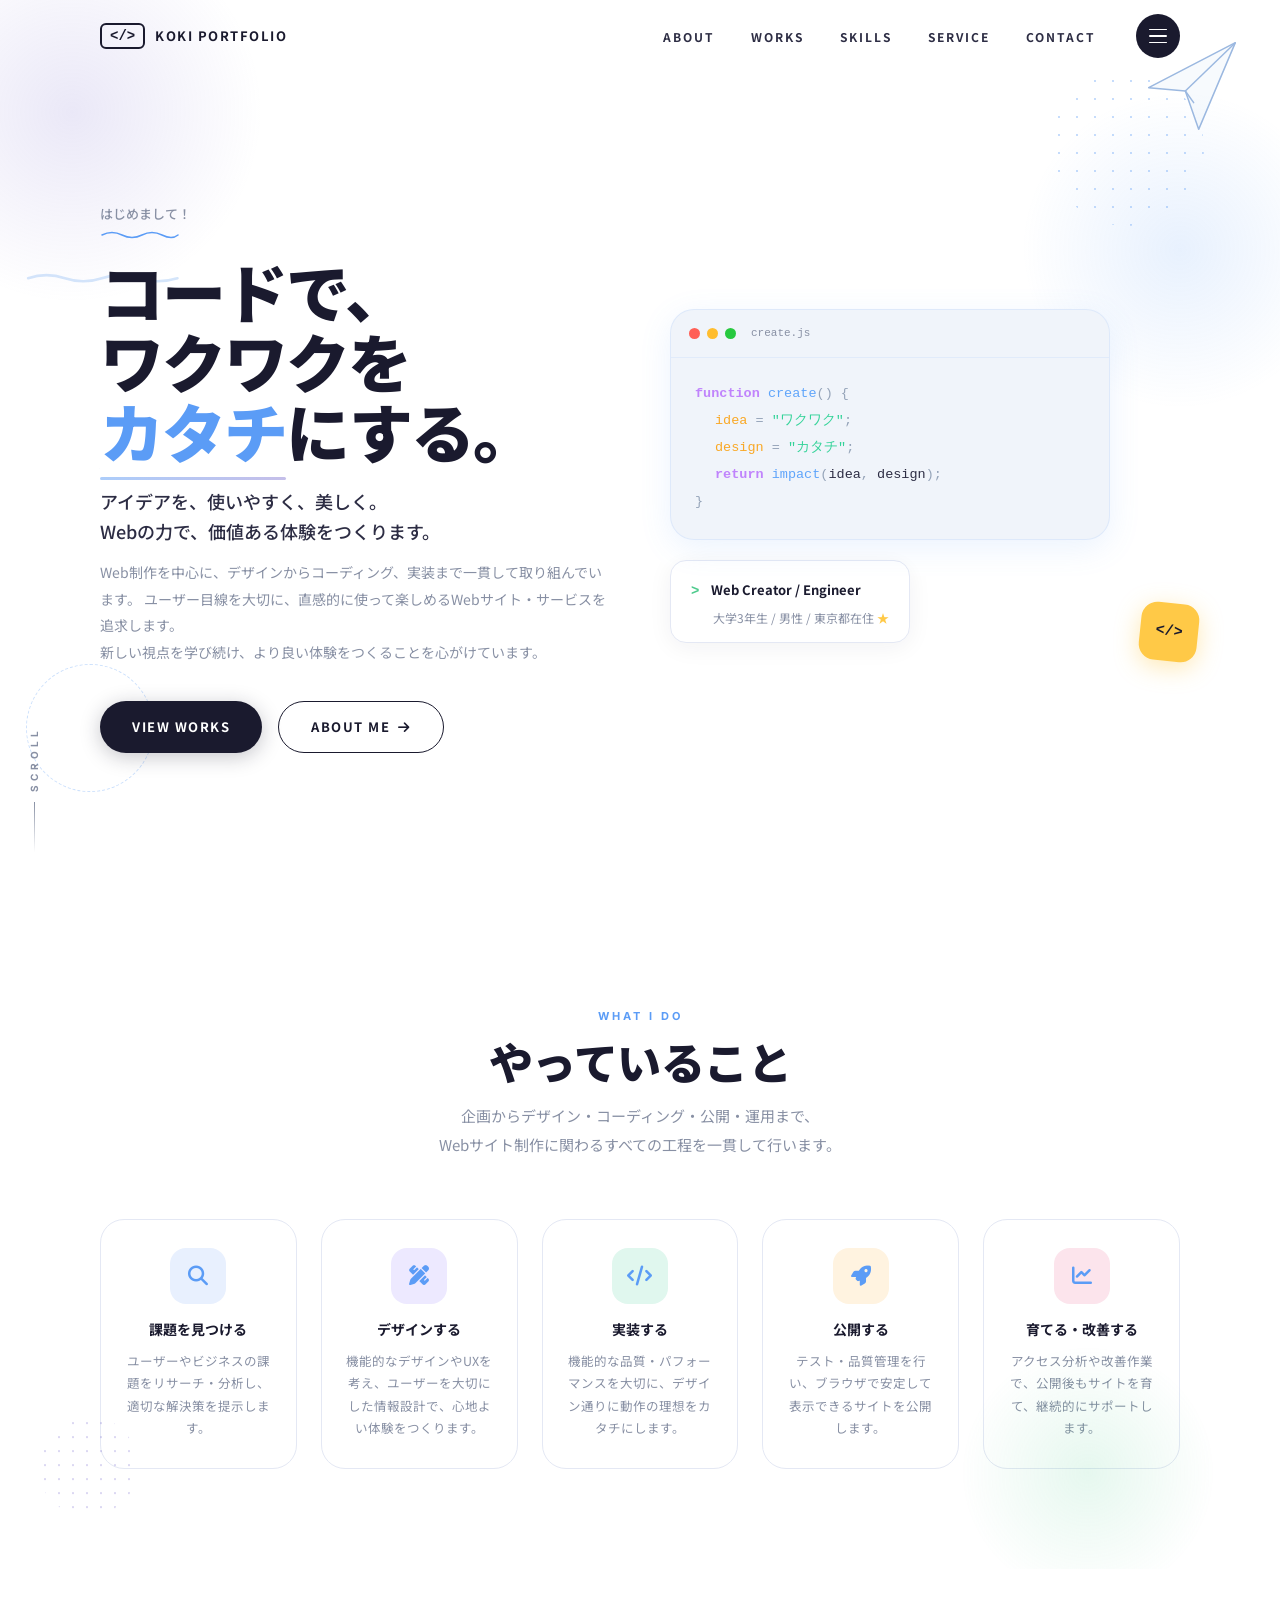
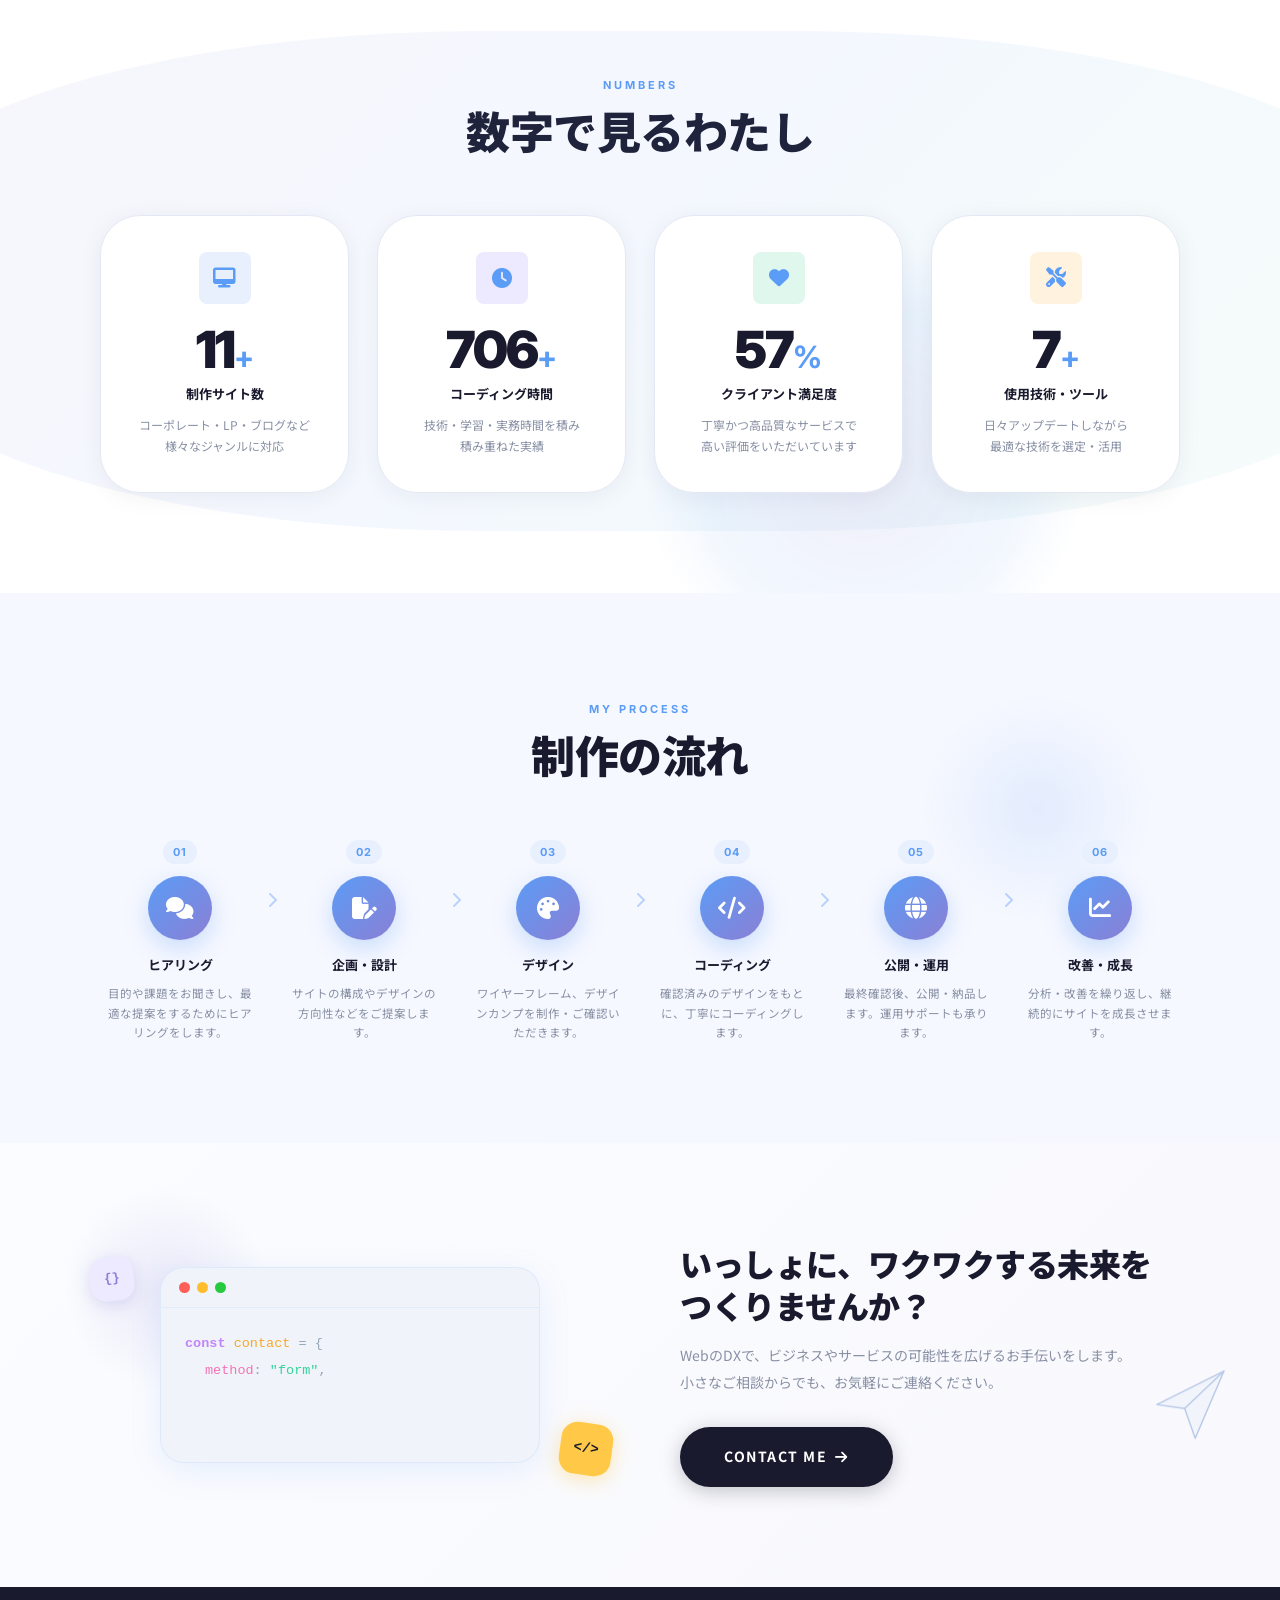
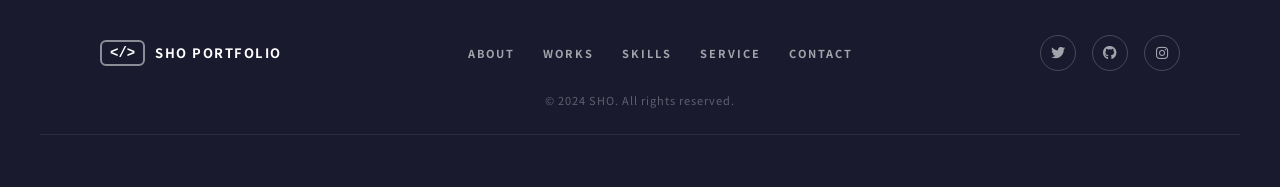
<file: portfoliov3/index.html>
<!DOCTYPE html>
<html lang="ja">
<head>
  <meta charset="UTF-8">
  <meta name="viewport" content="width=device-width, initial-scale=1.0">
  <title>KOKI PORTFOLIO | Web Designer & Engineer</title>
  <meta name="description" content="アイデアをカタチにするWeb Designer & Engineer KOKIのポートフォリオサイト。">
  <link rel="preconnect" href="https://fonts.googleapis.com">
  <link rel="preconnect" href="https://fonts.gstatic.com" crossorigin>
  <link href="https://fonts.googleapis.com/css2?family=Noto+Sans+JP:wght@300;400;500;700;900&family=Inter:wght@300;400;500;600;700;900&display=swap" rel="stylesheet">
  <link rel="stylesheet" href="https://cdnjs.cloudflare.com/ajax/libs/font-awesome/6.5.1/css/all.min.css">
  <link rel="stylesheet" href="css/style.css">
</head>
<body class="page-top">

  <!-- ============================
       HEADER
  ============================= -->
  <header class="header" id="header">
    <div class="container header-inner">
      <a href="index.html" class="logo">
        <span class="logo-bracket">&lt;/&gt;</span>
        <span class="logo-text">KOKI PORTFOLIO</span>
      </a>
      <nav class="gnav" id="gnav">
        <ul class="gnav-list">
          <li><a href="about.html" class="gnav-link">ABOUT</a></li>
          <li><a href="works.html" class="gnav-link">WORKS</a></li>
          <li><a href="skills.html" class="gnav-link">SKILLS</a></li>
          <li><a href="service.html" class="gnav-link">SERVICE</a></li>
          <li><a href="#contact" class="gnav-link">CONTACT</a></li>
        </ul>
      </nav>
      <button class="menu-toggle" id="menuToggle" aria-label="メニューを開く" aria-expanded="false">
        <span class="menu-toggle-icon">
          <span class="bar"></span>
          <span class="bar"></span>
          <span class="bar"></span>
        </span>
      </button>
    </div>
  </header>

  <!-- ============================
       FULLSCREEN MENU
  ============================= -->
  <div class="fullscreen-nav" id="fullscreenNav" aria-hidden="true">
    <div class="fullscreen-nav-bg"></div>
    <div class="fullscreen-nav-inner">
      <nav class="fullscreen-menu-nav">
        <ul>
          <li class="fn-item" style="--i:1"><a href="index.html" class="fn-link"><span class="fn-num">00.</span>TOP</a></li>
          <li class="fn-item" style="--i:2"><a href="about.html" class="fn-link"><span class="fn-num">01.</span>ABOUT</a></li>
          <li class="fn-item" style="--i:3"><a href="works.html" class="fn-link"><span class="fn-num">02.</span>WORKS</a></li>
          <li class="fn-item" style="--i:4"><a href="skills.html" class="fn-link"><span class="fn-num">03.</span>SKILLS</a></li>
          <li class="fn-item" style="--i:5"><a href="service.html" class="fn-link"><span class="fn-num">04.</span>SERVICE</a></li>
          <li class="fn-item" style="--i:6"><a href="#contact" class="fn-link"><span class="fn-num">05.</span>CONTACT</a></li>
        </ul>
      </nav>
      <div class="fullscreen-nav-footer">
        <div class="fn-social">
          <a href="#" class="fn-social-link" aria-label="Twitter"><i class="fab fa-twitter"></i></a>
          <a href="#" class="fn-social-link" aria-label="GitHub"><i class="fab fa-github"></i></a>
          <a href="#" class="fn-social-link" aria-label="Instagram"><i class="fab fa-instagram"></i></a>
        </div>
        <p class="fn-copy">&copy; 2026 KOKI. All rights reserved.</p>
      </div>
    </div>
  </div>

  <main>
    <!-- ============================
         HERO
    ============================= -->
    <section class="hero" id="top">
      <!-- 装飾要素 -->
      <div class="deco deco-blob-purple" data-parallax="-0.08" aria-hidden="true"></div>
      <div class="deco deco-blob-blue"   data-parallax="0.05"  aria-hidden="true"></div>
      <div class="deco deco-dots"        data-parallax="0.07"  aria-hidden="true"></div>
      <div class="deco deco-circle"      data-parallax="-0.04" aria-hidden="true"></div>
      <div class="deco deco-airplane"    data-parallax="-0.1"  aria-hidden="true">
        <svg viewBox="0 0 120 120" fill="none" xmlns="http://www.w3.org/2000/svg">
          <path d="M8 62 L112 8 L68 112 L52 66 Z" stroke="#9bb8e0" stroke-width="1.8" stroke-linejoin="round" fill="rgba(155,184,224,0.08)"/>
          <path d="M52 66 L112 8" stroke="#9bb8e0" stroke-width="1.8"/>
          <path d="M52 66 L62 80" stroke="#9bb8e0" stroke-width="1.8" stroke-linecap="round"/>
        </svg>
      </div>
      <div class="deco deco-squiggle-1" aria-hidden="true">
        <svg viewBox="0 0 150 16" fill="none"><path d="M2 8 Q20 2 38 8 Q56 14 74 8 Q92 2 110 8 Q128 14 148 8" stroke="#b8d4f8" stroke-width="2.5" fill="none" stroke-linecap="round"/></svg>
      </div>

      <!-- スクロールインジケーター（hero 直下に配置） -->
      <div class="scroll-indicator" aria-hidden="true">
        <span class="scroll-text">SCROLL</span>
        <span class="scroll-line"></span>
      </div>

      <div class="container hero-inner">
        <!-- 左：テキストコンテンツ -->
        <div class="hero-content" data-animate="fade-up">
          <p class="hero-greeting">
            はじめまして！
            <svg class="greeting-squiggle" viewBox="0 0 80 10" fill="none"><path d="M2 6 Q12 1 22 6 Q32 11 42 6 Q52 1 62 6 Q72 11 78 6" stroke="#5b9cf6" stroke-width="1.5" fill="none" stroke-linecap="round"/></svg>
          </p>
          <h1 class="hero-heading">
            コードで、<br>
            ワクワクを<br>
            <em class="hero-heading-accent">カタチ</em>にする。
          </h1>
          <p class="hero-sub">
            アイデアを、使いやすく、美しく。<br>
            Webの力で、価値ある体験をつくります。
          </p>
          <p class="hero-desc">
            Web制作を中心に、デザインからコーディング、実装まで一貫して取り組んでいます。
            ユーザー目線を大切に、直感的に使って楽しめるWebサイト・サービスを追求します。<br>
            新しい視点を学び続け、より良い体験をつくることを心がけています。
          </p>
          <div class="hero-actions">
            <a href="works.html" class="btn btn-primary">VIEW WORKS</a>
            <a href="about.html" class="btn btn-ghost">ABOUT ME <i class="fas fa-arrow-right"></i></a>
          </div>
        </div>

        <!-- 右：コードウィンドウ -->
        <div class="hero-visual" data-animate="fade-up" data-delay="200">
          <div class="code-window float-anim">
            <div class="code-win-bar">
              <span class="win-dot dot-red"></span>
              <span class="win-dot dot-yellow"></span>
              <span class="win-dot dot-green"></span>
              <span class="win-filename">create.js</span>
            </div>
            <div class="code-win-body">
              <div class="code-line"><span class="tk-keyword">function</span> <span class="tk-fn">create</span><span class="tk-punc">() {</span></div>
              <div class="code-line code-indent"><span class="tk-var">idea</span> <span class="tk-op">=</span> <span class="tk-string">"ワクワク"</span><span class="tk-punc">;</span></div>
              <div class="code-line code-indent"><span class="tk-var">design</span> <span class="tk-op">=</span> <span class="tk-string">"カタチ"</span><span class="tk-punc">;</span></div>
              <div class="code-line code-indent"><span class="tk-keyword">return</span> <span class="tk-fn">impact</span><span class="tk-punc">(</span>idea<span class="tk-punc">,</span> design<span class="tk-punc">);</span></div>
              <div class="code-line"><span class="tk-punc">}</span></div>
            </div>
          </div>
          <div class="code-badge float-anim-delay" aria-hidden="true">
            <span>&lt;/&gt;</span>
          </div>
          <div class="hero-badge">
            <span class="badge-prompt">&gt;</span>
            <span class="badge-role">Web Creator / Engineer</span>
            <div class="badge-info">大学3年生 / 男性 / 東京都在住 <span class="badge-star">★</span></div>
          </div>
        </div>
      </div>
    </section>

    <!-- ============================
         WHAT I DO
    ============================= -->
    <section class="what-i-do section">
      <div class="deco deco-blob-green" data-parallax="0.04" aria-hidden="true"></div>
      <div class="deco deco-dots-sm"   data-parallax="0.06" aria-hidden="true"></div>
      <div class="container">
        <div class="section-header" data-animate="fade-up">
          <p class="section-label">What I Do</p>
          <h2 class="section-title">やっていること</h2>
          <p class="section-desc">
            企画からデザイン・コーディング・公開・運用まで、<br>
            Webサイト制作に関わるすべての工程を一貫して行います。
          </p>
        </div>

        <div class="what-grid">
          <div class="what-card" data-animate="fade-up" data-delay="0">
            <div class="what-icon-wrap" style="--icon-clr:#e8f0fe">
              <i class="fas fa-magnifying-glass"></i>
            </div>
            <h3 class="what-title">課題を見つける</h3>
            <p class="what-text">ユーザーやビジネスの課題をリサーチ・分析し、適切な解決策を提示します。</p>
          </div>
          <div class="what-card" data-animate="fade-up" data-delay="80">
            <div class="what-icon-wrap" style="--icon-clr:#ede9ff">
              <i class="fas fa-pen-ruler"></i>
            </div>
            <h3 class="what-title">デザインする</h3>
            <p class="what-text">機能的なデザインやUXを考え、ユーザーを大切にした情報設計で、心地よい体験をつくります。</p>
          </div>
          <div class="what-card" data-animate="fade-up" data-delay="160">
            <div class="what-icon-wrap" style="--icon-clr:#e0f7ee">
              <i class="fas fa-code"></i>
            </div>
            <h3 class="what-title">実装する</h3>
            <p class="what-text">機能的な品質・パフォーマンスを大切に、デザイン通りに動作の理想をカタチにします。</p>
          </div>
          <div class="what-card" data-animate="fade-up" data-delay="240">
            <div class="what-icon-wrap" style="--icon-clr:#fff3e0">
              <i class="fas fa-rocket"></i>
            </div>
            <h3 class="what-title">公開する</h3>
            <p class="what-text">テスト・品質管理を行い、ブラウザで安定して表示できるサイトを公開します。</p>
          </div>
          <div class="what-card" data-animate="fade-up" data-delay="320">
            <div class="what-icon-wrap" style="--icon-clr:#fce4ec">
              <i class="fas fa-chart-line"></i>
            </div>
            <h3 class="what-title">育てる・改善する</h3>
            <p class="what-text">アクセス分析や改善作業で、公開後もサイトを育て、継続的にサポートします。</p>
          </div>
        </div>
      </div>
    </section>

    <!-- ============================
         NUMBERS
    ============================= -->
    <section class="numbers section">
      <div class="deco deco-blob-lavender" data-parallax="-0.03" aria-hidden="true"></div>
      <div class="container">
        <div class="section-header" data-animate="fade-up">
          <p class="section-label">Numbers</p>
          <h2 class="section-title">数字で見るわたし</h2>
        </div>

        <div class="numbers-grid">
          <div class="numbers-card" data-animate="scale-up" data-delay="0">
            <div class="numbers-icon-wrap" style="--icon-clr:#e8f0fe">
              <i class="fas fa-desktop"></i>
            </div>
            <div class="numbers-value">
              <span class="counter" data-target="20">0</span><span class="numbers-unit">+</span>
            </div>
            <div class="numbers-label">制作サイト数</div>
            <p class="numbers-desc">コーポレート・LP・ブログなど<br>様々なジャンルに対応</p>
          </div>
          <div class="numbers-card" data-animate="scale-up" data-delay="100">
            <div class="numbers-icon-wrap" style="--icon-clr:#ede9ff">
              <i class="fas fa-clock"></i>
            </div>
            <div class="numbers-value">
              <span class="counter" data-target="1200">0</span><span class="numbers-unit">+</span>
            </div>
            <div class="numbers-label">コーディング時間</div>
            <p class="numbers-desc">技術・学習・実務時間を積み<br>積み重ねた実績</p>
          </div>
          <div class="numbers-card" data-animate="scale-up" data-delay="200">
            <div class="numbers-icon-wrap" style="--icon-clr:#e0f7ee">
              <i class="fas fa-heart"></i>
            </div>
            <div class="numbers-value">
              <span class="counter" data-target="98">0</span><span class="numbers-unit">%</span>
            </div>
            <div class="numbers-label">クライアント満足度</div>
            <p class="numbers-desc">丁寧かつ高品質なサービスで<br>高い評価をいただいています</p>
          </div>
          <div class="numbers-card" data-animate="scale-up" data-delay="300">
            <div class="numbers-icon-wrap" style="--icon-clr:#fff3e0">
              <i class="fas fa-screwdriver-wrench"></i>
            </div>
            <div class="numbers-value">
              <span class="counter" data-target="12">0</span><span class="numbers-unit">+</span>
            </div>
            <div class="numbers-label">使用技術・ツール</div>
            <p class="numbers-desc">日々アップデートしながら<br>最適な技術を選定・活用</p>
          </div>
        </div>
      </div>
    </section>

    <!-- ============================
         PROCESS
    ============================= -->
    <section class="process section">
      <div class="deco deco-blob-blue-sm" data-parallax="0.05" aria-hidden="true"></div>
      <div class="container">
        <div class="section-header" data-animate="fade-up">
          <p class="section-label">My Process</p>
          <h2 class="section-title">制作の流れ</h2>
        </div>

        <div class="process-track">
          <div class="process-step" data-animate="fade-up" data-delay="0">
            <div class="step-num">01</div>
            <div class="step-icon-wrap">
              <i class="fas fa-comments"></i>
            </div>
            <div class="step-name">ヒアリング</div>
            <p class="step-desc">目的や課題をお聞きし、最適な提案をするためにヒアリングをします。</p>
          </div>
          <div class="process-arrow" aria-hidden="true"><i class="fas fa-chevron-right"></i></div>
          <div class="process-step" data-animate="fade-up" data-delay="80">
            <div class="step-num">02</div>
            <div class="step-icon-wrap">
              <i class="fas fa-file-pen"></i>
            </div>
            <div class="step-name">企画・設計</div>
            <p class="step-desc">サイトの構成やデザインの方向性などをご提案します。</p>
          </div>
          <div class="process-arrow" aria-hidden="true"><i class="fas fa-chevron-right"></i></div>
          <div class="process-step" data-animate="fade-up" data-delay="160">
            <div class="step-num">03</div>
            <div class="step-icon-wrap">
              <i class="fas fa-palette"></i>
            </div>
            <div class="step-name">デザイン</div>
            <p class="step-desc">ワイヤーフレーム、デザインカンプを制作・ご確認いただきます。</p>
          </div>
          <div class="process-arrow" aria-hidden="true"><i class="fas fa-chevron-right"></i></div>
          <div class="process-step" data-animate="fade-up" data-delay="240">
            <div class="step-num">04</div>
            <div class="step-icon-wrap">
              <i class="fas fa-code"></i>
            </div>
            <div class="step-name">コーディング</div>
            <p class="step-desc">確認済みのデザインをもとに、丁寧にコーディングします。</p>
          </div>
          <div class="process-arrow" aria-hidden="true"><i class="fas fa-chevron-right"></i></div>
          <div class="process-step" data-animate="fade-up" data-delay="320">
            <div class="step-num">05</div>
            <div class="step-icon-wrap">
              <i class="fas fa-globe"></i>
            </div>
            <div class="step-name">公開・運用</div>
            <p class="step-desc">最終確認後、公開・納品します。運用サポートも承ります。</p>
          </div>
          <div class="process-arrow" aria-hidden="true"><i class="fas fa-chevron-right"></i></div>
          <div class="process-step" data-animate="fade-up" data-delay="400">
            <div class="step-num">06</div>
            <div class="step-icon-wrap">
              <i class="fas fa-chart-line"></i>
            </div>
            <div class="step-name">改善・成長</div>
            <p class="step-desc">分析・改善を繰り返し、継続的にサイトを成長させます。</p>
          </div>
        </div>
      </div>
    </section>

    <!-- ============================
         CTA
    ============================= -->
    <section class="cta-section section" id="contact">
      <div class="deco deco-blob-purple-sm" data-parallax="-0.06" aria-hidden="true"></div>
      <div class="deco deco-airplane-2"     data-parallax="0.08"  aria-hidden="true">
        <svg viewBox="0 0 80 80" fill="none"><path d="M5 40 L75 5 L45 75 L34 44 Z" stroke="#b8c8e8" stroke-width="1.5" stroke-linejoin="round" fill="rgba(184,200,232,0.1)"/><path d="M34 44 L75 5" stroke="#b8c8e8" stroke-width="1.5"/></svg>
      </div>
      <div class="container cta-inner">
        <div class="cta-visual" data-animate="fade-up">
          <div class="cta-code-window float-anim">
            <div class="code-win-bar">
              <span class="win-dot dot-red"></span>
              <span class="win-dot dot-yellow"></span>
              <span class="win-dot dot-green"></span>
            </div>
            <div class="code-win-body">
              <div class="code-line"><span class="tk-keyword">const</span> <span class="tk-var">contact</span> <span class="tk-op">=</span> <span class="tk-punc">{</span></div>
              <div class="code-line code-indent"><span class="tk-key">method</span><span class="tk-punc">:</span> <span class="tk-string">"form"</span><span class="tk-punc">,</span></div>
              <div class="code-line code-indent"><span class="tk-key">response</span><span class="tk-punc">:</span> <span class="tk-string">"within 1 day"</span></div>
              <div class="code-line"><span class="tk-punc">};</span></div>
            </div>
          </div>
          <div class="cta-badge-1 float-anim-delay" aria-hidden="true"><span>&lt;/&gt;</span></div>
          <div class="cta-badge-2 float-anim" aria-hidden="true" style="animation-delay:1.2s"><span>{}</span></div>
        </div>

        <div class="cta-content" data-animate="fade-up" data-delay="150">
          <h2 class="cta-title">
            いっしょに、ワクワクする未来を<br>つくりませんか？
          </h2>
          <p class="cta-desc">
            WebのDXで、ビジネスやサービスの可能性を広げるお手伝いをします。<br>
            小さなご相談からでも、お気軽にご連絡ください。
          </p>
          <a href="mailto:contact@example.com" class="btn btn-primary btn-lg">
            CONTACT ME <i class="fas fa-arrow-right"></i>
          </a>
        </div>
      </div>
    </section>
  </main>

  <!-- ============================
       FOOTER
  ============================= -->
  <footer class="footer">
    <div class="container footer-inner">
      <a href="index.html" class="logo">
        <span class="logo-bracket">&lt;/&gt;</span>
        <span class="logo-text">SHO PORTFOLIO</span>
      </a>
      <nav class="footer-nav" aria-label="フッターナビゲーション">
        <a href="about.html">ABOUT</a>
        <a href="works.html">WORKS</a>
        <a href="skills.html">SKILLS</a>
        <a href="service.html">SERVICE</a>
        <a href="#contact">CONTACT</a>
      </nav>
      <div class="footer-social">
        <a href="#" aria-label="Twitter"><i class="fab fa-twitter"></i></a>
        <a href="#" aria-label="GitHub"><i class="fab fa-github"></i></a>
        <a href="#" aria-label="Instagram"><i class="fab fa-instagram"></i></a>
      </div>
      <p class="footer-copy">&copy; 2024 SHO. All rights reserved.</p>
    </div>
  </footer>

  <script src="js/main.js"></script>
</body>
</html>
</file>
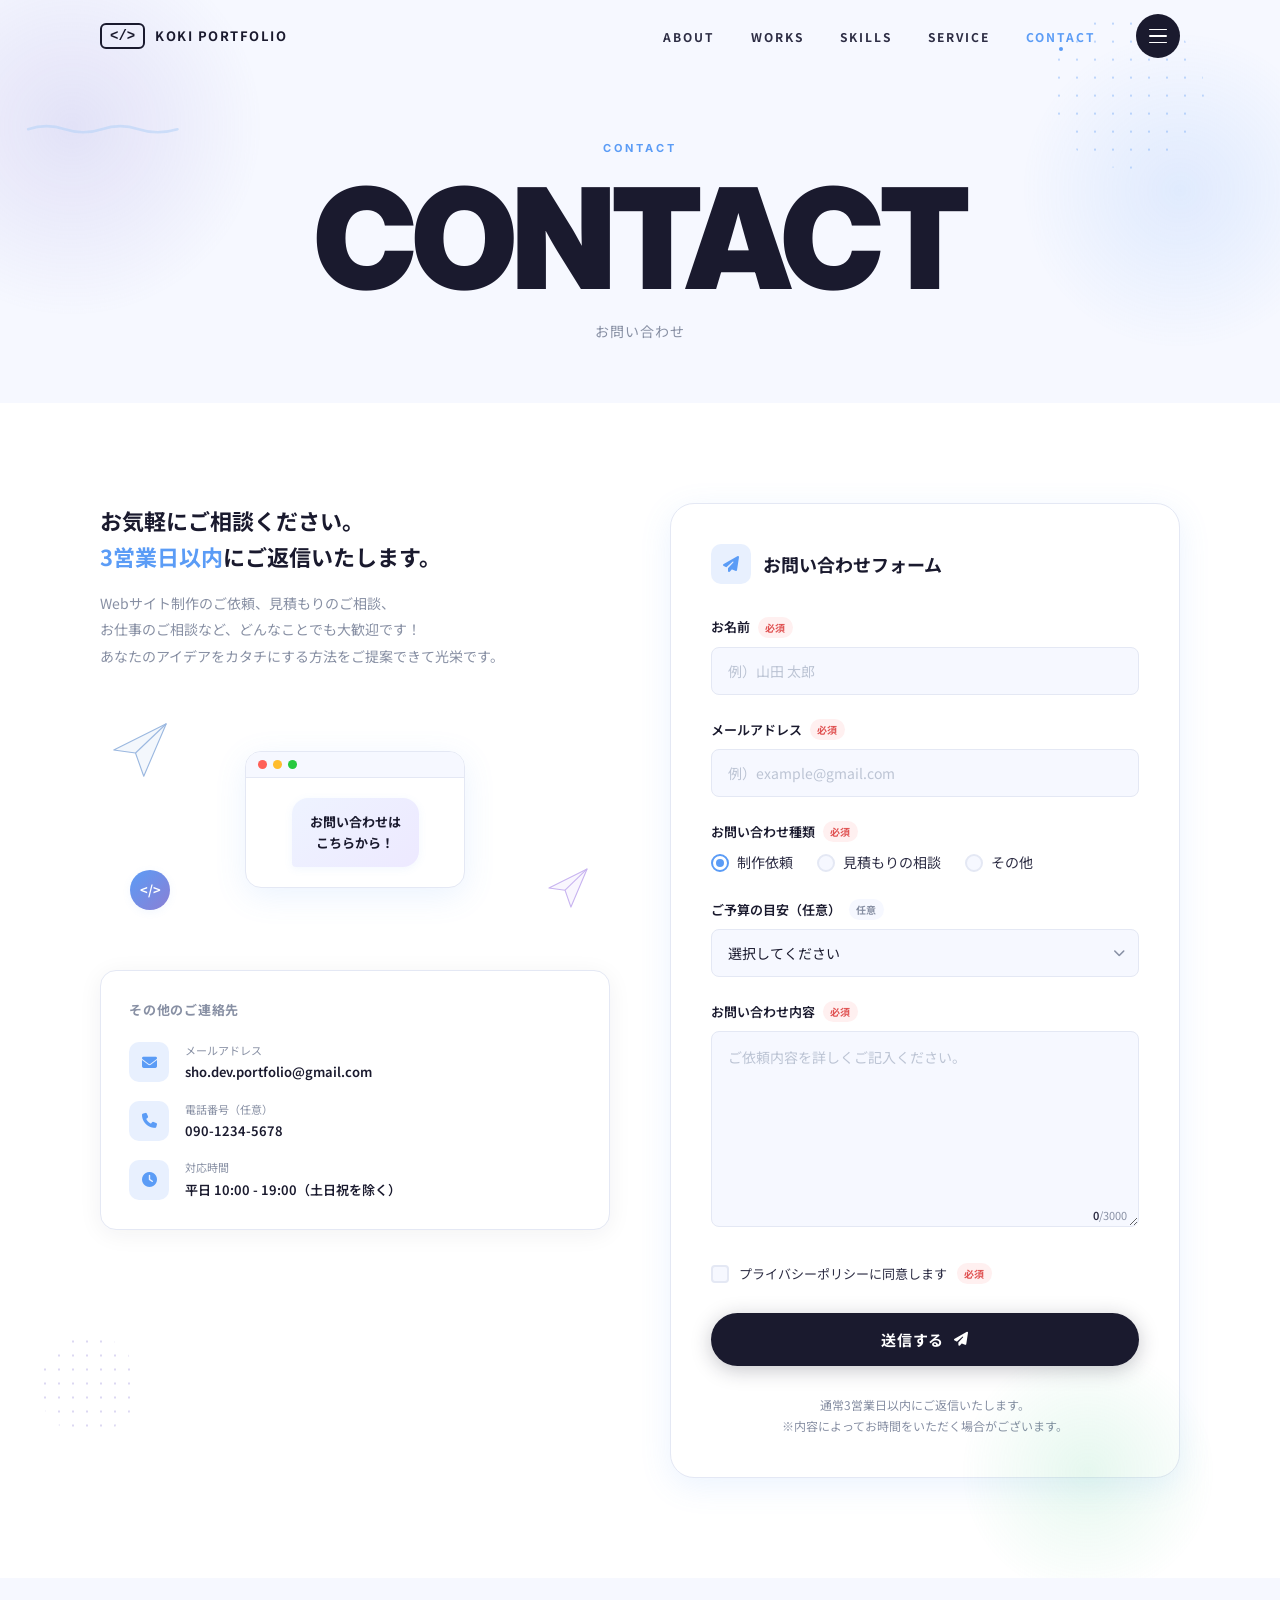
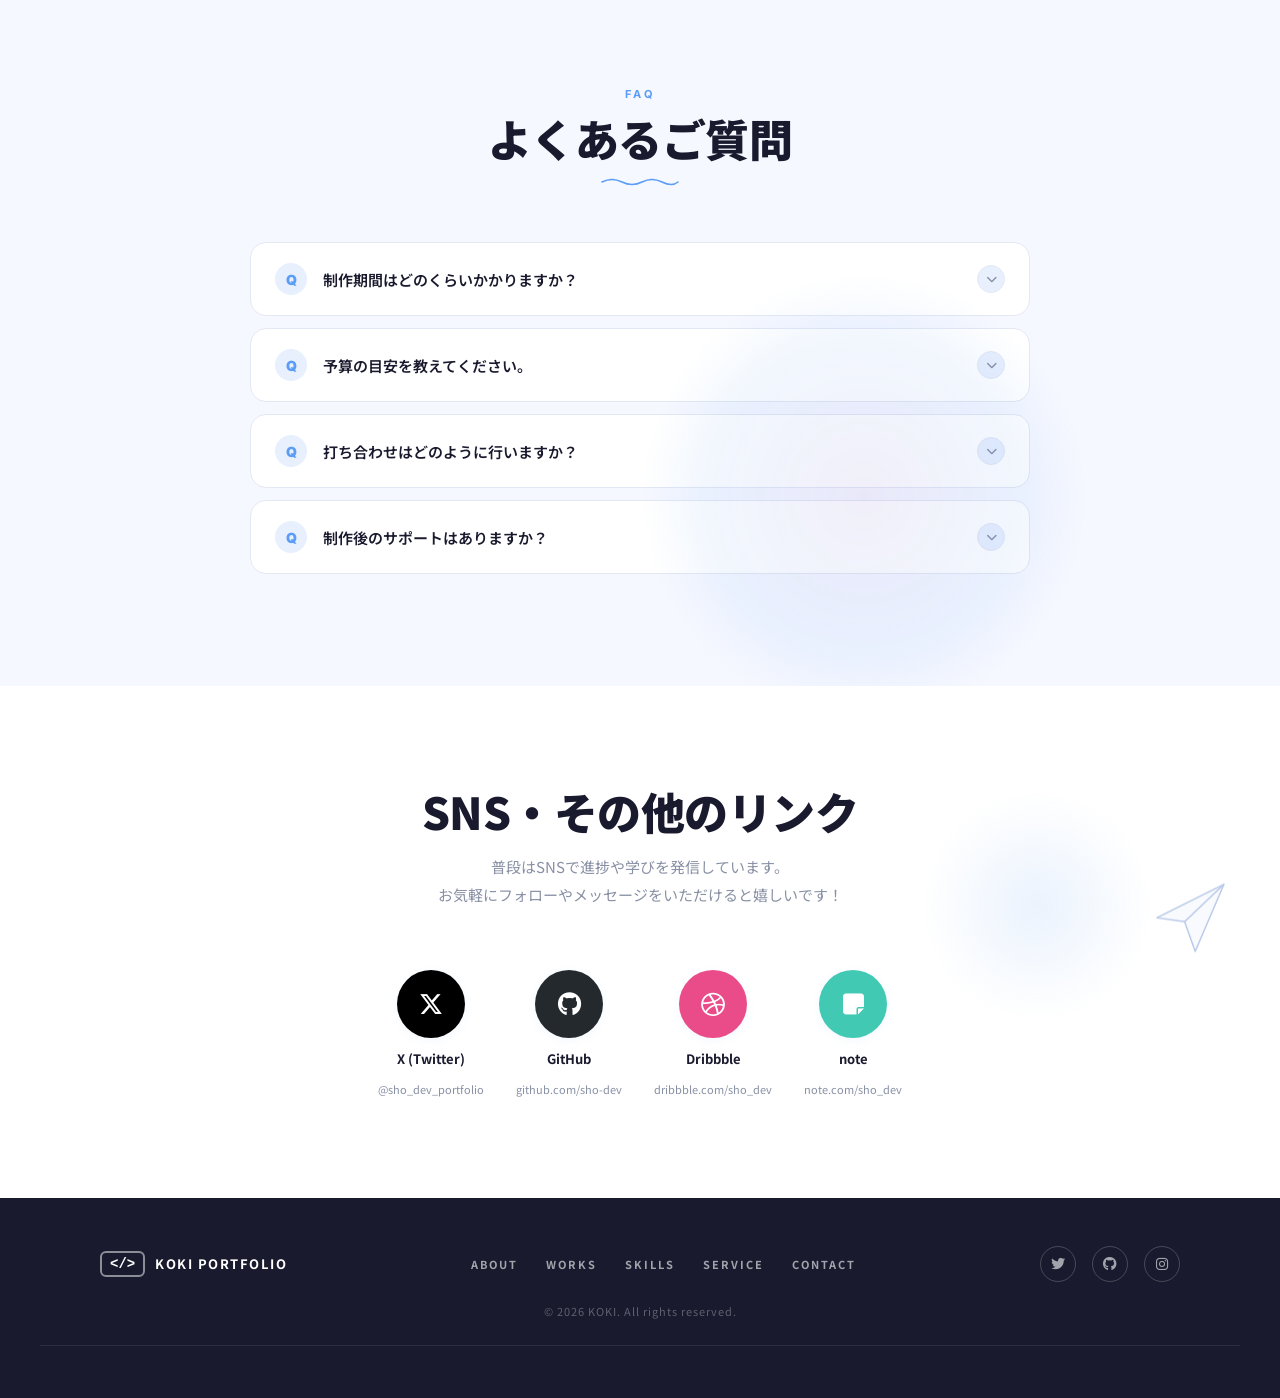
<file: portfoliov3/contact.html>
<!DOCTYPE html>
<html lang="ja">
<head>
  <meta charset="UTF-8">
  <meta name="viewport" content="width=device-width, initial-scale=1.0">
  <title>CONTACT | KOKI PORTFOLIO</title>
  <meta name="description" content="KOKIへのお問い合わせページ。お仕事のご依頼・ご相談はこちらからお気軽にどうぞ。">
  <link rel="preconnect" href="https://fonts.googleapis.com">
  <link rel="preconnect" href="https://fonts.gstatic.com" crossorigin>
  <link href="https://fonts.googleapis.com/css2?family=Noto+Sans+JP:wght@300;400;500;700;900&family=Inter:wght@300;400;500;600;700;900&display=swap" rel="stylesheet">
  <link rel="stylesheet" href="https://cdnjs.cloudflare.com/ajax/libs/font-awesome/6.5.1/css/all.min.css">
  <link rel="stylesheet" href="css/style.css">
</head>
<body class="page-contact">

  <!-- ============================
       HEADER
  ============================= -->
  <header class="header" id="header">
    <div class="container header-inner">
      <a href="index.html" class="logo">
        <span class="logo-bracket">&lt;/&gt;</span>
        <span class="logo-text">KOKI PORTFOLIO</span>
      </a>
      <nav class="gnav" id="gnav">
        <ul class="gnav-list">
          <li><a href="about.html"   class="gnav-link">ABOUT</a></li>
          <li><a href="works.html"   class="gnav-link">WORKS</a></li>
          <li><a href="skills.html"  class="gnav-link">SKILLS</a></li>
          <li><a href="service.html" class="gnav-link">SERVICE</a></li>
          <li><a href="contact.html" class="gnav-link active">CONTACT</a></li>
        </ul>
      </nav>
      <button class="menu-toggle" id="menuToggle" aria-label="メニューを開く" aria-expanded="false">
        <span class="menu-toggle-icon">
          <span class="bar"></span>
          <span class="bar"></span>
          <span class="bar"></span>
        </span>
      </button>
    </div>
  </header>

  <!-- ============================
       FULLSCREEN MENU
  ============================= -->
  <div class="fullscreen-nav" id="fullscreenNav" aria-hidden="true">
    <div class="fullscreen-nav-bg"></div>
    <div class="fullscreen-nav-inner">
      <nav class="fullscreen-menu-nav">
        <ul>
          <li class="fn-item" style="--i:1"><a href="index.html"   class="fn-link"><span class="fn-num">00.</span>TOP</a></li>
          <li class="fn-item" style="--i:2"><a href="about.html"   class="fn-link"><span class="fn-num">01.</span>ABOUT</a></li>
          <li class="fn-item" style="--i:3"><a href="works.html"   class="fn-link"><span class="fn-num">02.</span>WORKS</a></li>
          <li class="fn-item" style="--i:4"><a href="skills.html"  class="fn-link"><span class="fn-num">03.</span>SKILLS</a></li>
          <li class="fn-item" style="--i:5"><a href="service.html" class="fn-link"><span class="fn-num">04.</span>SERVICE</a></li>
          <li class="fn-item" style="--i:6"><a href="contact.html" class="fn-link"><span class="fn-num">05.</span>CONTACT</a></li>
        </ul>
      </nav>
      <div class="fullscreen-nav-footer">
        <div class="fn-social">
          <a href="#" class="fn-social-link" aria-label="Twitter"><i class="fab fa-twitter"></i></a>
          <a href="#" class="fn-social-link" aria-label="GitHub"><i class="fab fa-github"></i></a>
          <a href="#" class="fn-social-link" aria-label="Instagram"><i class="fab fa-instagram"></i></a>
        </div>
        <p class="fn-copy">&copy; 2026 KOKI. All rights reserved.</p>
      </div>
    </div>
  </div>

  <main>

    <!-- ============================
         CONTACT HERO
    ============================= -->
    <section class="contact-hero">
      <div class="deco deco-blob-purple"  data-parallax="-0.06" aria-hidden="true"></div>
      <div class="deco deco-blob-blue"    data-parallax="0.04"  aria-hidden="true"></div>
      <div class="deco deco-dots"         data-parallax="0.07"  aria-hidden="true"></div>
      <div class="deco deco-squiggle-1"   aria-hidden="true">
        <svg viewBox="0 0 150 16" fill="none"><path d="M2 8 Q20 2 38 8 Q56 14 74 8 Q92 2 110 8 Q128 14 148 8" stroke="#b8d4f8" stroke-width="2.5" fill="none" stroke-linecap="round"/></svg>
      </div>
      <div class="container contact-hero-inner">
        <div class="contact-hero-text" data-animate="fade-up">
          <p class="section-label">Contact</p>
          <h1 class="contact-page-title">CONTACT</h1>
          <p class="contact-page-sub">お問い合わせ</p>
        </div>
      </div>
    </section>

    <!-- ============================
         CONTACT MAIN
    ============================= -->
    <section class="contact-main section" id="contact">
      <div class="deco deco-blob-green"    data-parallax="0.04" aria-hidden="true"></div>
      <div class="deco deco-dots-sm"       data-parallax="0.06" aria-hidden="true"></div>

      <div class="container contact-layout">

        <!-- ── 左：案内エリア ── -->
        <div class="contact-left" data-animate="fade-up">
          <div class="contact-lead">
            <h2 class="contact-lead-title">
              お気軽にご相談ください。<br>
              <span class="contact-lead-accent">3営業日以内</span>にご返信いたします。
            </h2>
            <p class="contact-lead-desc">
              Webサイト制作のご依頼、見積もりのご相談、<br>
              お仕事のご相談など、どんなことでも大歓迎です！<br>
              あなたのアイデアをカタチにする方法をご提案できて光栄です。
            </p>
          </div>

          <!-- イラスト -->
          <div class="contact-illust" aria-hidden="true">
            <div class="ci-window">
              <div class="ci-win-bar">
                <span class="ci-dot"></span>
                <span class="ci-dot"></span>
                <span class="ci-dot"></span>
              </div>
              <div class="ci-win-body">
                <div class="ci-bubble">
                  お問い合わせは<br>こちらから！
                </div>
              </div>
            </div>
            <!-- 紙飛行機装飾 -->
            <svg class="ci-plane ci-plane-1" viewBox="0 0 80 80" fill="none">
              <path d="M5 40 L75 5 L45 75 L34 44 Z" stroke="#9bb8e0" stroke-width="1.5" stroke-linejoin="round" fill="rgba(155,184,224,0.12)"/>
              <path d="M34 44 L75 5" stroke="#9bb8e0" stroke-width="1.5"/>
            </svg>
            <svg class="ci-plane ci-plane-2" viewBox="0 0 60 60" fill="none">
              <path d="M4 30 L56 4 L34 56 L26 33 Z" stroke="#c8b4f0" stroke-width="1.5" stroke-linejoin="round" fill="rgba(200,180,240,0.12)"/>
              <path d="M26 33 L56 4" stroke="#c8b4f0" stroke-width="1.5"/>
            </svg>
            <div class="ci-badge">
              <span>&lt;/&gt;</span>
            </div>
          </div>

          <!-- その他のご連絡先 -->
          <div class="contact-other-card">
            <h3 class="coc-title">その他のご連絡先</h3>
            <ul class="coc-list">
              <li class="coc-item">
                <div class="coc-icon">
                  <i class="fas fa-envelope"></i>
                </div>
                <div class="coc-info">
                  <span class="coc-label">メールアドレス</span>
                  <a href="mailto:sho.dev.portfolio@gmail.com" class="coc-value">sho.dev.portfolio@gmail.com</a>
                </div>
              </li>
              <li class="coc-item">
                <div class="coc-icon">
                  <i class="fas fa-phone"></i>
                </div>
                <div class="coc-info">
                  <span class="coc-label">電話番号（任意）</span>
                  <a href="tel:090-1234-5678" class="coc-value">090-1234-5678</a>
                </div>
              </li>
              <li class="coc-item">
                <div class="coc-icon">
                  <i class="fas fa-clock"></i>
                </div>
                <div class="coc-info">
                  <span class="coc-label">対応時間</span>
                  <span class="coc-value">平日 10:00 - 19:00（土日祝を除く）</span>
                </div>
              </li>
            </ul>
          </div>
        </div>

        <!-- ── 右：フォームエリア ── -->
        <div class="contact-right" data-animate="fade-up" data-delay="150">
          <div class="contact-form-card">
            <div class="cfc-header">
              <div class="cfc-header-icon">
                <i class="fas fa-paper-plane"></i>
              </div>
              <h2 class="cfc-title">お問い合わせフォーム</h2>
            </div>

            <form class="contact-form" id="contactForm" novalidate>

              <!-- お名前 -->
              <div class="cf-group">
                <label class="cf-label" for="name">
                  お名前
                  <span class="cf-badge cf-badge-required">必須</span>
                </label>
                <input
                  class="cf-input"
                  type="text"
                  id="name"
                  name="name"
                  placeholder="例）山田 太郎"
                  required
                  autocomplete="name"
                >
              </div>

              <!-- メールアドレス -->
              <div class="cf-group">
                <label class="cf-label" for="email">
                  メールアドレス
                  <span class="cf-badge cf-badge-required">必須</span>
                </label>
                <input
                  class="cf-input"
                  type="email"
                  id="email"
                  name="email"
                  placeholder="例）example@gmail.com"
                  required
                  autocomplete="email"
                >
              </div>

              <!-- お問い合わせ種類 -->
              <div class="cf-group">
                <span class="cf-label">
                  お問い合わせ種類
                  <span class="cf-badge cf-badge-required">必須</span>
                </span>
                <div class="cf-radio-group" role="radiogroup" aria-label="お問い合わせ種類">
                  <label class="cf-radio-label">
                    <input type="radio" name="inquiry_type" value="制作依頼" checked>
                    <span class="cf-radio-custom"></span>
                    制作依頼
                  </label>
                  <label class="cf-radio-label">
                    <input type="radio" name="inquiry_type" value="見積もりの相談">
                    <span class="cf-radio-custom"></span>
                    見積もりの相談
                  </label>
                  <label class="cf-radio-label">
                    <input type="radio" name="inquiry_type" value="その他">
                    <span class="cf-radio-custom"></span>
                    その他
                  </label>
                </div>
              </div>

              <!-- ご予算の目安 -->
              <div class="cf-group">
                <label class="cf-label" for="budget">
                  ご予算の目安（任意）
                  <span class="cf-badge cf-badge-optional">任意</span>
                </label>
                <div class="cf-select-wrap">
                  <select class="cf-select" id="budget" name="budget">
                    <option value="" disabled selected>選択してください</option>
                    <option value="~100k">〜10万円</option>
                    <option value="100k-300k">10〜30万円</option>
                    <option value="300k-500k">30〜50万円</option>
                    <option value="500k-1m">50〜100万円</option>
                    <option value="1m+">100万円〜</option>
                    <option value="discuss">要相談</option>
                  </select>
                  <i class="fas fa-chevron-down cf-select-icon"></i>
                </div>
              </div>

              <!-- お問い合わせ内容 -->
              <div class="cf-group">
                <label class="cf-label" for="message">
                  お問い合わせ内容
                  <span class="cf-badge cf-badge-required">必須</span>
                </label>
                <div class="cf-textarea-wrap">
                  <textarea
                    class="cf-textarea"
                    id="message"
                    name="message"
                    placeholder="ご依頼内容を詳しくご記入ください。"
                    rows="7"
                    maxlength="3000"
                    required
                  ></textarea>
                  <div class="cf-char-count">
                    <span id="charCount">0</span>/3000
                  </div>
                </div>
              </div>

              <!-- プライバシーポリシー -->
              <div class="cf-group cf-group-privacy">
                <label class="cf-checkbox-label">
                  <input type="checkbox" id="privacy" name="privacy" required>
                  <span class="cf-checkbox-custom"></span>
                  <span class="cf-checkbox-text">
                    プライバシーポリシーに同意します
                  </span>
                  <span class="cf-badge cf-badge-required">必須</span>
                </label>
              </div>

              <!-- 送信ボタン -->
              <button type="submit" class="cf-submit btn btn-primary">
                送信する
                <i class="fas fa-paper-plane"></i>
              </button>

              <!-- 送信後メッセージ -->
              <p class="cf-note">
                通常3営業日以内にご返信いたします。<br>
                ※内容によってお時間をいただく場合がございます。
              </p>

            </form>
          </div>
        </div>

      </div>
    </section>

    <!-- ============================
         FAQ
    ============================= -->
    <section class="contact-faq section">
      <div class="deco deco-blob-lavender" data-parallax="-0.04" aria-hidden="true"></div>

      <div class="container">
        <div class="section-header" data-animate="fade-up">
          <p class="section-label">FAQ</p>
          <h2 class="section-title">よくあるご質問</h2>
          <div class="section-line" aria-hidden="true">
            <svg viewBox="0 0 80 10" fill="none"><path d="M2 6 Q12 1 22 6 Q32 11 42 6 Q52 1 62 6 Q72 11 78 6" stroke="#5b9cf6" stroke-width="1.5" fill="none" stroke-linecap="round"/></svg>
          </div>
        </div>

        <div class="faq-list" data-animate="fade-up" data-delay="100">

          <div class="faq-item contact-faq-item">
            <button class="faq-q contact-faq-q" aria-expanded="false">
              <span class="faq-q-badge">Q</span>
              <span class="faq-q-text">制作期間はどのくらいかかりますか？</span>
              <span class="faq-q-icon"><i class="fas fa-chevron-down"></i></span>
            </button>
            <div class="faq-a contact-faq-a" hidden>
              <p>サイトの規模や内容によりますが、一般的なコーポレートサイトであれば3〜8週間程度が目安です。お急ぎの場合は、スケジュールをご相談のうえ、可能な限り柔軟に対応いたします。</p>
            </div>
          </div>

          <div class="faq-item contact-faq-item">
            <button class="faq-q contact-faq-q" aria-expanded="false">
              <span class="faq-q-badge">Q</span>
              <span class="faq-q-text">予算の目安を教えてください。</span>
              <span class="faq-q-icon"><i class="fas fa-chevron-down"></i></span>
            </button>
            <div class="faq-a contact-faq-a" hidden>
              <p>ご要望や規模によって異なりますが、シンプルなランディングページで5〜15万円、コーポレートサイトで15〜50万円程度が目安です。まずはお気軽にご相談ください。お見積もりは無料です。</p>
            </div>
          </div>

          <div class="faq-item contact-faq-item">
            <button class="faq-q contact-faq-q" aria-expanded="false">
              <span class="faq-q-badge">Q</span>
              <span class="faq-q-text">打ち合わせはどのように行いますか？</span>
              <span class="faq-q-icon"><i class="fas fa-chevron-down"></i></span>
            </button>
            <div class="faq-a contact-faq-a" hidden>
              <p>オンラインでのビデオ通話（Zoom / Google Meet）を基本としています。もちろん対面でのご相談も可能ですので、お気軽にお申し付けください。</p>
            </div>
          </div>

          <div class="faq-item contact-faq-item">
            <button class="faq-q contact-faq-q" aria-expanded="false">
              <span class="faq-q-badge">Q</span>
              <span class="faq-q-text">制作後のサポートはありますか？</span>
              <span class="faq-q-icon"><i class="fas fa-chevron-down"></i></span>
            </button>
            <div class="faq-a contact-faq-a" hidden>
              <p>はい、納品後のサポートも承っております。更新作業・不具合対応・機能追加など、継続的なサポートプランもご用意しております。詳しくはお問い合わせください。</p>
            </div>
          </div>

        </div>
      </div>
    </section>

    <!-- ============================
         SNS・その他リンク
    ============================= -->
    <section class="contact-sns section">
      <div class="deco deco-blob-blue-sm"   data-parallax="0.05" aria-hidden="true"></div>
      <div class="deco deco-airplane-2"     data-parallax="0.08" aria-hidden="true">
        <svg viewBox="0 0 80 80" fill="none"><path d="M5 40 L75 5 L45 75 L34 44 Z" stroke="#b8c8e8" stroke-width="1.5" stroke-linejoin="round" fill="rgba(184,200,232,0.1)"/><path d="M34 44 L75 5" stroke="#b8c8e8" stroke-width="1.5"/></svg>
      </div>

      <div class="container">
        <div class="section-header" data-animate="fade-up">
          <h2 class="section-title">SNS・その他のリンク</h2>
          <p class="section-desc">
            普段はSNSで進捗や学びを発信しています。<br>
            お気軽にフォローやメッセージをいただけると嬉しいです！
          </p>
        </div>

        <div class="sns-links" data-animate="fade-up" data-delay="100">

          <a href="https://twitter.com/" target="_blank" rel="noopener noreferrer" class="sns-link-item" aria-label="X（Twitter）">
            <div class="sns-link-icon sns-icon-x">
              <i class="fab fa-x-twitter"></i>
            </div>
            <span class="sns-link-name">X (Twitter)</span>
            <span class="sns-link-handle">@sho_dev_portfolio</span>
          </a>

          <a href="https://github.com/" target="_blank" rel="noopener noreferrer" class="sns-link-item" aria-label="GitHub">
            <div class="sns-link-icon sns-icon-github">
              <i class="fab fa-github"></i>
            </div>
            <span class="sns-link-name">GitHub</span>
            <span class="sns-link-handle">github.com/sho-dev</span>
          </a>

          <a href="https://dribbble.com/" target="_blank" rel="noopener noreferrer" class="sns-link-item" aria-label="Dribbble">
            <div class="sns-link-icon sns-icon-dribbble">
              <i class="fab fa-dribbble"></i>
            </div>
            <span class="sns-link-name">Dribbble</span>
            <span class="sns-link-handle">dribbble.com/sho_dev</span>
          </a>

          <a href="https://note.com/" target="_blank" rel="noopener noreferrer" class="sns-link-item" aria-label="note">
            <div class="sns-link-icon sns-icon-note">
              <i class="fas fa-sticky-note"></i>
            </div>
            <span class="sns-link-name">note</span>
            <span class="sns-link-handle">note.com/sho_dev</span>
          </a>

        </div>
      </div>
    </section>

  </main>

  <!-- ============================
       FOOTER
  ============================= -->
  <footer class="footer">
    <div class="container footer-inner">
      <a href="index.html" class="logo">
        <span class="logo-bracket">&lt;/&gt;</span>
        <span class="logo-text">KOKI PORTFOLIO</span>
      </a>
      <nav class="footer-nav" aria-label="フッターナビゲーション">
        <a href="about.html">ABOUT</a>
        <a href="works.html">WORKS</a>
        <a href="skills.html">SKILLS</a>
        <a href="service.html">SERVICE</a>
        <a href="contact.html">CONTACT</a>
      </nav>
      <div class="footer-social">
        <a href="#" aria-label="Twitter"><i class="fab fa-twitter"></i></a>
        <a href="#" aria-label="GitHub"><i class="fab fa-github"></i></a>
        <a href="#" aria-label="Instagram"><i class="fab fa-instagram"></i></a>
      </div>
      <p class="footer-copy">&copy; 2026 KOKI. All rights reserved.</p>
    </div>
  </footer>

  <!-- ページトップへ戻るボタン -->
  <button class="page-top-btn" id="pageTopBtn" aria-label="ページトップへ">
    <i class="fas fa-chevron-up"></i>
  </button>

  <script src="js/main.js"></script>
</body>
</html>
</file>
<file: portfoliov3/css/style.css>
/* =====================================================
   SHO PORTFOLIO – style.css
   共通スタイル + TOPページ + レスポンシブ
   ===================================================== */

/* =====================================================
   0. CSS Variables (Design Tokens)
   ===================================================== */
:root {
  /* Colors */
  --clr-bg:          #ffffff;
  --clr-bg-soft:     #f6f8ff;
  --clr-bg-numbers:  #f0f3ff;
  --clr-primary:     #1a1a2e;
  --clr-text:        #2d2d44;
  --clr-text-muted:  #8890a4;
  --clr-accent:      #5b9cf6;
  --clr-accent-dark: #3a7de0;
  --clr-accent-light:#e8f0fe;
  --clr-purple:      #8b7fd4;
  --clr-purple-light:#ede9ff;
  --clr-green:       #4ecb8d;
  --clr-green-light: #e0f7ee;
  --clr-yellow:      #ffc947;
  --clr-yellow-light:#fff3d4;
  --clr-border:      #e4e8f4;
  --clr-code-bg:     #f0f4fa;

  /* Shadows */
  --shadow-sm:  0 2px 8px  rgba(91,156,246,.08);
  --shadow-md:  0 8px 32px rgba(91,156,246,.12);
  --shadow-lg:  0 20px 60px rgba(91,156,246,.15);
  --shadow-card:0 4px 24px rgba(26, 26, 46,.06);

  /* Radii */
  --radius-sm:  8px;
  --radius-md:  16px;
  --radius-lg:  24px;
  --radius-xl:  40px;
  --radius-full:9999px;

  /* Typography */
  --font:       'Noto Sans JP','Inter','Helvetica Neue',sans-serif;
  --font-code:  'Courier New','Monaco',monospace;

  /* Layout */
  --header-h:   72px;
  --container:  1200px;
  --px:         clamp(20px, 5vw, 60px);

  /* Transitions */
  --ease:       cubic-bezier(.4,0,.2,1);
  --ease-out:   cubic-bezier(.0,0,.2,1);
  --ease-spring:cubic-bezier(.34,1.56,.64,1);
}

/* =====================================================
   1. Reset & Base
   ===================================================== */
*, *::before, *::after { box-sizing: border-box; margin: 0; padding: 0; }

html {
  font-size: 16px;
  scroll-behavior: smooth;
  -webkit-text-size-adjust: 100%;
}

body {
  font-family: var(--font);
  color: var(--clr-text);
  background: var(--clr-bg);
  line-height: 1.7;
  overflow-x: hidden;
  -webkit-font-smoothing: antialiased;
}

img, svg { max-width: 100%; display: block; }
a { color: inherit; text-decoration: none; }
ul, ol { list-style: none; }
em { font-style: normal; }
button { cursor: pointer; border: none; background: none; font-family: inherit; }

/* =====================================================
   2. Layout Utilities
   ===================================================== */
.container {
  width: 100%;
  max-width: var(--container);
  margin-inline: auto;
  padding-inline: var(--px);
}

.section {
  padding-block: 100px;
  position: relative;
  overflow: hidden;
}

/* =====================================================
   3. Typography
   ===================================================== */
.section-label {
  display: inline-block;
  font-size: 11px;
  font-weight: 700;
  letter-spacing: 3px;
  text-transform: uppercase;
  color: var(--clr-accent);
  margin-bottom: 10px;
  font-family: 'Inter', sans-serif;
}

.section-title {
  font-size: clamp(28px, 4vw, 44px);
  font-weight: 900;
  color: var(--clr-primary);
  line-height: 1.15;
  letter-spacing: -0.5px;
}

.section-desc {
  font-size: 15px;
  color: var(--clr-text-muted);
  line-height: 1.9;
  margin-top: 16px;
}

.section-header {
  text-align: center;
  margin-bottom: 60px;
}

/* =====================================================
   4. Buttons
   ===================================================== */
.btn {
  display: inline-flex;
  align-items: center;
  gap: 8px;
  padding: 14px 32px;
  border-radius: var(--radius-full);
  font-size: 13px;
  font-weight: 700;
  letter-spacing: 1.5px;
  text-transform: uppercase;
  transition: transform .25s var(--ease-spring),
              box-shadow .25s var(--ease),
              background .25s var(--ease);
  position: relative;
  overflow: hidden;
}
.btn::after {
  content: '';
  position: absolute;
  inset: 0;
  background: rgba(255,255,255,.12);
  opacity: 0;
  transition: opacity .2s;
}
.btn:hover::after { opacity: 1; }
.btn:hover { transform: translateY(-2px); }
.btn:active { transform: translateY(0); }

.btn-primary {
  background: var(--clr-primary);
  color: #fff;
  box-shadow: 0 4px 20px rgba(26,26,46,.25);
}
.btn-primary:hover {
  box-shadow: 0 8px 32px rgba(26,26,46,.35);
}

.btn-ghost {
  background: transparent;
  color: var(--clr-primary);
  border: 1.5px solid var(--clr-primary);
}
.btn-ghost:hover {
  background: var(--clr-primary);
  color: #fff;
}

.btn-outline-accent {
  background: transparent;
  color: var(--clr-accent);
  border: 1.5px solid var(--clr-accent);
}
.btn-outline-accent:hover {
  background: var(--clr-accent);
  color: #fff;
}

.btn-lg {
  padding: 18px 44px;
  font-size: 14px;
}

/* =====================================================
   5. Decorative Elements
   ===================================================== */
.deco {
  position: absolute;
  pointer-events: none;
  user-select: none;
  will-change: transform;
  z-index: 0;
}

/* Blob shapes */
.deco-blob-purple {
  width: clamp(200px, 30vw, 440px);
  height: clamp(200px, 30vw, 440px);
  background: radial-gradient(ellipse, rgba(139,127,212,.18) 0%, transparent 70%);
  border-radius: 60% 40% 50% 70% / 60% 50% 70% 40%;
  top: -80px; left: -120px;
  animation: blobMorph 12s ease-in-out infinite alternate;
}
.deco-blob-blue {
  width: clamp(150px, 25vw, 360px);
  height: clamp(150px, 25vw, 360px);
  background: radial-gradient(ellipse, rgba(91,156,246,.14) 0%, transparent 70%);
  border-radius: 70% 30% 60% 40% / 40% 60% 30% 70%;
  top: 10%; right: -60px;
  animation: blobMorph 15s ease-in-out infinite alternate-reverse;
}
.deco-blob-green {
  width: clamp(120px, 20vw, 300px);
  height: clamp(120px, 20vw, 300px);
  background: radial-gradient(ellipse, rgba(78,203,141,.14) 0%, transparent 70%);
  border-radius: 40% 60% 70% 30% / 60% 40% 50% 60%;
  bottom: 0; right: 5%;
  animation: blobMorph 10s ease-in-out infinite alternate;
}
.deco-blob-lavender {
  width: clamp(200px, 35vw, 600px);
  height: clamp(200px, 35vw, 600px);
  background: radial-gradient(ellipse, rgba(139,127,212,.12) 0%, rgba(91,156,246,.08) 50%, transparent 70%);
  border-radius: 50%;
  top: 50%; left: 50%;
  transform: translate(-50%, -50%);
}
.deco-blob-blue-sm {
  width: clamp(100px, 18vw, 240px);
  height: clamp(100px, 18vw, 240px);
  background: radial-gradient(ellipse, rgba(91,156,246,.12) 0%, transparent 70%);
  border-radius: 60% 40% 70% 30% / 50% 60% 40% 70%;
  top: 0; right: 10%;
  animation: blobMorph 9s ease-in-out infinite alternate;
}
.deco-blob-purple-sm {
  width: clamp(100px, 16vw, 220px);
  height: clamp(100px, 16vw, 220px);
  background: radial-gradient(ellipse, rgba(139,127,212,.14) 0%, transparent 70%);
  border-radius: 70% 30% 50% 50% / 40% 60% 60% 40%;
  bottom: 10%; left: 5%;
  animation: blobMorph 11s ease-in-out infinite alternate-reverse;
}

/* Dots pattern */
.deco-dots {
  width: clamp(80px, 12vw, 160px);
  height: clamp(80px, 12vw, 160px);
  background-image: radial-gradient(circle, rgba(91,156,246,.35) 1.5px, transparent 1.5px);
  background-size: 18px 18px;
  top: 8%; right: 6%;
  border-radius: 50%;
}
.deco-dots-sm {
  width: clamp(60px, 8vw, 100px);
  height: clamp(60px, 8vw, 100px);
  background-image: radial-gradient(circle, rgba(139,127,212,.3) 1.2px, transparent 1.2px);
  background-size: 14px 14px;
  bottom: 15%; left: 3%;
  border-radius: 50%;
}

/* Circle outline */
.deco-circle {
  width: clamp(80px,10vw,140px);
  height: clamp(80px,10vw,140px);
  border: 1.5px dashed rgba(91,156,246,.3);
  border-radius: 50%;
  bottom: 12%; left: 2%;
}

/* Paper airplane */
.deco-airplane {
  width: clamp(60px, 8vw, 100px);
  top: 4%; right: 3%;
  animation: floatAirplane 8s ease-in-out infinite;
}
.deco-airplane-2 {
  width: clamp(50px, 6vw, 80px);
  top: 5%; right: 4%;
  animation: floatAirplane 6s ease-in-out infinite reverse;
}

/* Squiggle */
.deco-squiggle-1 {
  width: clamp(80px, 12vw, 160px);
  top: 30%; left: 2%;
  opacity: .6;
}

/* =====================================================
   6. Floating Animations
   ===================================================== */
@keyframes float {
  0%, 100% { transform: translateY(0); }
  50%       { transform: translateY(-14px); }
}
@keyframes floatAirplane {
  0%   { transform: translateY(0) rotate(-5deg); }
  50%  { transform: translateY(-12px) rotate(5deg); }
  100% { transform: translateY(0) rotate(-5deg); }
}
@keyframes blobMorph {
  0%   { border-radius: 60% 40% 50% 70% / 60% 50% 70% 40%; }
  50%  { border-radius: 40% 60% 70% 30% / 50% 70% 30% 60%; }
  100% { border-radius: 70% 30% 40% 60% / 40% 60% 50% 70%; }
}
@keyframes scrollDrop {
  0%   { transform: scaleY(0); transform-origin: top; }
  40%  { transform: scaleY(1); transform-origin: top; }
  60%  { transform: scaleY(1); transform-origin: bottom; }
  100% { transform: scaleY(0); transform-origin: bottom; }
}
@keyframes pulse {
  0%, 100% { opacity: 1; }
  50%       { opacity: .5; }
}

.float-anim        { animation: float 5s ease-in-out infinite; }
.float-anim-delay  { animation: float 5s ease-in-out infinite 1s; }

/* =====================================================
   7. Scroll Animations (Intersection Observer)
   ===================================================== */
[data-animate] {
  opacity: 0;
  transition-property: opacity, transform;
  transition-duration: .75s;
  transition-timing-function: var(--ease-out);
}
[data-animate="fade-up"]   { transform: translateY(40px); }
[data-animate="fade-in"]   { transform: none; }
[data-animate="scale-up"]  { transform: scale(.9); }
[data-animate="fade-left"] { transform: translateX(40px); }
[data-animate="fade-right"]{ transform: translateX(-40px); }

[data-animate].is-visible {
  opacity: 1;
  transform: none;
}

/* =====================================================
   8. Header
   ===================================================== */
.header {
  position: fixed;
  top: 0; left: 0; right: 0;
  height: var(--header-h);
  z-index: 900;
  transition: background .35s var(--ease),
              box-shadow .35s var(--ease),
              backdrop-filter .35s;
}
.header.scrolled {
  background: rgba(255,255,255,.88);
  backdrop-filter: blur(16px);
  -webkit-backdrop-filter: blur(16px);
  box-shadow: 0 1px 0 var(--clr-border), var(--shadow-sm);
}

.header-inner {
  display: flex;
  align-items: center;
  height: 100%;
  gap: 40px;
}

/* Logo */
.logo {
  display: flex;
  align-items: center;
  gap: 10px;
  color: var(--clr-primary);
  font-weight: 700;
  font-size: 13px;
  letter-spacing: 1.5px;
  text-transform: uppercase;
  transition: opacity .2s;
  flex-shrink: 0;
}
.logo:hover { opacity: .75; }
.logo-bracket {
  font-family: var(--font-code);
  font-size: 14px;
  font-weight: 700;
  padding: 4px 8px;
  border: 2px solid var(--clr-primary);
  border-radius: 6px;
  line-height: 1;
  letter-spacing: 0;
}

/* Global Nav */
.gnav { margin-left: auto; }
.gnav-list {
  display: flex;
  gap: 36px;
}
.gnav-link {
  font-size: 12px;
  font-weight: 700;
  letter-spacing: 2px;
  text-transform: uppercase;
  color: var(--clr-text);
  position: relative;
  padding-bottom: 4px;
  transition: color .2s;
}
.gnav-link::after {
  content: '';
  position: absolute;
  bottom: -2px; left: 50%;
  width: 4px; height: 4px;
  background: var(--clr-accent);
  border-radius: 50%;
  transform: translateX(-50%) scale(0);
  transition: transform .25s var(--ease-spring);
}
.gnav-link:hover,
.gnav-link.active { color: var(--clr-accent); }
.gnav-link.active::after { transform: translateX(-50%) scale(1); }

/* Menu Toggle Button */
.menu-toggle {
  display: flex;
  align-items: center;
  justify-content: center;
  width: 44px;
  height: 44px;
  border-radius: 50%;
  background: var(--clr-primary);
  flex-shrink: 0;
  transition: transform .25s var(--ease-spring),
              background .25s;
  position: relative;
  z-index: 1000;
}
.menu-toggle:hover { transform: scale(1.08); }
.menu-toggle-icon {
  display: flex;
  flex-direction: column;
  gap: 5px;
  width: 18px;
}
.menu-toggle .bar {
  display: block;
  width: 100%;
  height: 1.5px;
  background: #fff;
  border-radius: 2px;
  transition: transform .35s var(--ease),
              opacity .25s,
              width .25s;
  transform-origin: center;
}
/* Open state */
.menu-toggle.is-open .bar:nth-child(1) { transform: translateY(6.5px) rotate(45deg); }
.menu-toggle.is-open .bar:nth-child(2) { opacity: 0; width: 0; }
.menu-toggle.is-open .bar:nth-child(3) { transform: translateY(-6.5px) rotate(-45deg); }

/* =====================================================
   9. Fullscreen Navigation
   ===================================================== */
.fullscreen-nav {
  position: fixed;
  inset: 0;
  z-index: 800;
  pointer-events: none;
}
.fullscreen-nav-bg {
  position: absolute;
  inset: 0;
  background: #0d0d1e;
  clip-path: circle(0% at calc(100% - 22px - var(--px)) calc(var(--header-h)/2));
  transition: clip-path .75s cubic-bezier(.77,0,.175,1);
}
.fullscreen-nav.is-open {
  pointer-events: all;
}
.fullscreen-nav.is-open .fullscreen-nav-bg {
  clip-path: circle(160% at calc(100% - 22px - var(--px)) calc(var(--header-h)/2));
}

.fullscreen-nav-inner {
  position: relative;
  height: 100%;
  display: flex;
  flex-direction: column;
  justify-content: center;
  align-items: flex-start;
  padding: calc(var(--header-h) + 40px) var(--px) 60px;
  gap: 40px;
}

.fullscreen-menu-nav ul {
  display: flex;
  flex-direction: column;
  gap: 4px;
}

.fn-item {
  opacity: 0;
  transform: translateY(30px);
  transition: opacity .4s var(--ease-out),
              transform .5s var(--ease-out);
}
.fullscreen-nav.is-open .fn-item {
  opacity: 1;
  transform: none;
  transition-delay: calc(var(--i) * 70ms + 300ms);
}

.fn-link {
  display: flex;
  align-items: baseline;
  gap: 16px;
  font-size: clamp(36px, 7vw, 72px);
  font-weight: 900;
  color: rgba(255,255,255,.9);
  line-height: 1.1;
  letter-spacing: -1px;
  transition: color .2s, transform .2s;
}
.fn-link:hover { color: var(--clr-accent); transform: translateX(10px); }
.fn-num {
  font-size: clamp(12px, 1.5vw, 16px);
  font-weight: 500;
  color: rgba(255,255,255,.35);
  letter-spacing: 2px;
  font-family: 'Inter', sans-serif;
}

.fullscreen-nav-footer {
  opacity: 0;
  transition: opacity .4s var(--ease-out) .7s;
}
.fullscreen-nav.is-open .fullscreen-nav-footer { opacity: 1; }

.fn-social {
  display: flex;
  gap: 20px;
  margin-bottom: 16px;
}
.fn-social-link {
  display: flex;
  align-items: center;
  justify-content: center;
  width: 40px; height: 40px;
  border: 1px solid rgba(255,255,255,.2);
  border-radius: 50%;
  color: rgba(255,255,255,.6);
  font-size: 15px;
  transition: border-color .2s, color .2s, transform .2s;
}
.fn-social-link:hover {
  border-color: var(--clr-accent);
  color: var(--clr-accent);
  transform: scale(1.1);
}

.fn-copy {
  font-size: 12px;
  color: rgba(255,255,255,.3);
  letter-spacing: 1px;
}

/* =====================================================
   10. Hero Section
   ===================================================== */
.hero {
  min-height: 100vh;
  padding-top: calc(var(--header-h) + 60px);
  padding-bottom: 80px;
  position: relative;
  overflow: hidden;
  display: flex;
  align-items: center;
}

.hero-inner {
  display: grid;
  grid-template-columns: 1fr 1fr;
  gap: 60px;
  align-items: center;
  position: relative;
  z-index: 1;
  width: 100%;
}

/* Scroll Indicator – hero section の絶対配置（左端） */
.scroll-indicator {
  position: absolute;
  left: clamp(12px, 2vw, 28px);
  bottom: 48px;
  display: flex;
  flex-direction: column;
  align-items: center;
  gap: 10px;
  z-index: 2;
}
.scroll-text {
  writing-mode: vertical-lr;
  transform: rotate(180deg);
  font-size: 10px;
  font-weight: 700;
  letter-spacing: 4px;
  text-transform: uppercase;
  color: var(--clr-text-muted);
  font-family: 'Inter', sans-serif;
}
.scroll-line {
  width: 1px;
  height: 50px;
  background: linear-gradient(to bottom, var(--clr-text-muted), transparent);
  animation: scrollDrop 2s ease-in-out infinite;
}

/* Hero Content */
.hero-greeting {
  display: inline-flex;
  flex-direction: column;
  gap: 4px;
  font-size: 13px;
  font-weight: 500;
  color: var(--clr-text-muted);
  margin-bottom: 16px;
}
.greeting-squiggle {
  width: 80px;
}

.hero-heading {
  font-size: clamp(40px, 5.5vw, 64px);
  font-weight: 900;
  line-height: 1.1;
  letter-spacing: -2px;
  color: var(--clr-primary);
  margin-bottom: 20px;
}
.hero-heading-accent {
  color: var(--clr-accent);
  position: relative;
}
.hero-heading-accent::after {
  content: '';
  position: absolute;
  bottom: -4px; left: 0;
  width: 100%; height: 3px;
  background: linear-gradient(90deg, var(--clr-accent), var(--clr-purple));
  border-radius: 2px;
  opacity: .5;
}

.hero-sub {
  font-size: clamp(15px, 1.8vw, 18px);
  font-weight: 500;
  line-height: 1.7;
  color: var(--clr-text);
  margin-bottom: 12px;
}

.hero-desc {
  font-size: 14px;
  line-height: 1.9;
  color: var(--clr-text-muted);
  margin-bottom: 36px;
}

.hero-actions {
  display: flex;
  gap: 16px;
  flex-wrap: wrap;
}

/* Code Window */
.hero-visual {
  position: relative;
  display: flex;
  flex-direction: column;
  gap: 20px;
  align-items: flex-start;
}

.code-window {
  background: var(--clr-code-bg);
  border-radius: var(--radius-lg);
  overflow: visible;
  width: 100%;
  max-width: 440px;
  box-shadow: var(--shadow-md);
  position: relative;
  border: 1px solid rgba(91,156,246,.12);
}

.code-win-bar {
  display: flex;
  align-items: center;
  gap: 7px;
  padding: 14px 18px;
  border-bottom: 1px solid rgba(91,156,246,.1);
}
.win-dot {
  width: 11px; height: 11px;
  border-radius: 50%;
  display: block;
}
.dot-red    { background: #ff5f56; }
.dot-yellow { background: #ffbd2e; }
.dot-green  { background: #27c93f; }
.win-filename {
  margin-left: 8px;
  font-size: 11px;
  color: var(--clr-text-muted);
  font-family: var(--font-code);
}

.code-win-body {
  padding: 22px 24px 24px;
  font-family: var(--font-code);
  font-size: 13.5px;
  line-height: 2;
  user-select: text;
}

.code-line { white-space: pre; }
.code-indent { padding-left: 20px; }

/* Syntax tokens */
.tk-keyword { color: #c084fc; font-weight: 600; }
.tk-fn      { color: #60a5fa; }
.tk-var     { color: #f9a825; }
.tk-string  { color: #34d399; }
.tk-punc    { color: #94a3b8; }
.tk-op      { color: #94a3b8; }
.tk-key     { color: #f472b6; }
.tk-num     { color: #fb923c; }

/* Code Badge (yellow </> ) */
.code-badge {
  position: absolute;
  right: -18px; bottom: -18px;
  width: 58px; height: 58px;
  background: var(--clr-yellow);
  border-radius: var(--radius-md);
  display: flex;
  align-items: center;
  justify-content: center;
  font-family: var(--font-code);
  font-size: 15px;
  font-weight: 700;
  color: var(--clr-primary);
  box-shadow: 0 6px 24px rgba(255,201,71,.4);
  transform: rotate(6deg);
}

/* Hero Badge */
.hero-badge {
  background: #fff;
  border-radius: var(--radius-md);
  padding: 14px 20px;
  box-shadow: var(--shadow-card);
  border: 1px solid var(--clr-border);
  max-width: 320px;
}
.badge-prompt {
  font-family: var(--font-code);
  color: var(--clr-green);
  font-weight: 700;
  margin-right: 8px;
  font-size: 14px;
}
.badge-role {
  font-size: 13px;
  font-weight: 700;
  color: var(--clr-primary);
}
.badge-info {
  font-size: 12px;
  color: var(--clr-text-muted);
  margin-top: 4px;
  padding-left: 22px;
}
.badge-star { color: var(--clr-yellow); }

/* =====================================================
   11. What I Do Section
   ===================================================== */
.what-i-do {
  background: var(--clr-bg);
}

.what-grid {
  display: grid;
  grid-template-columns: repeat(5, 1fr);
  gap: 24px;
}

.what-card {
  background: #fff;
  border: 1px solid var(--clr-border);
  border-radius: var(--radius-lg);
  padding: 28px 22px;
  text-align: center;
  transition: transform .3s var(--ease-spring),
              box-shadow .3s var(--ease),
              border-color .3s;
}
.what-card:hover {
  transform: translateY(-6px);
  box-shadow: var(--shadow-md);
  border-color: rgba(91,156,246,.25);
}

.what-icon-wrap {
  width: 56px; height: 56px;
  border-radius: var(--radius-md);
  background: var(--icon-clr, var(--clr-accent-light));
  display: flex;
  align-items: center;
  justify-content: center;
  margin: 0 auto 16px;
  font-size: 20px;
  color: var(--clr-accent);
  transition: transform .25s var(--ease-spring);
}
.what-card:hover .what-icon-wrap {
  transform: scale(1.1) rotate(-5deg);
}

.what-title {
  font-size: 14px;
  font-weight: 700;
  color: var(--clr-primary);
  margin-bottom: 10px;
  line-height: 1.4;
}

.what-text {
  font-size: 12.5px;
  color: var(--clr-text-muted);
  line-height: 1.8;
}

/* =====================================================
   12. Numbers Section
   ===================================================== */
.numbers {
  background: var(--clr-bg);
  padding-block: 100px;
  position: relative;
  overflow: hidden;
}
.numbers::before {
  content: '';
  position: absolute;
  inset: 10% -10%;
  background: linear-gradient(135deg, rgba(139,127,212,.07) 0%, rgba(91,156,246,.07) 50%, rgba(78,203,141,.05) 100%);
  border-radius: 40%;
  z-index: 0;
}

.numbers-grid {
  display: grid;
  grid-template-columns: repeat(4, 1fr);
  gap: 28px;
  position: relative;
  z-index: 1;
}

.numbers-card {
  background: #fff;
  border-radius: var(--radius-xl);
  padding: 36px 24px;
  text-align: center;
  box-shadow: var(--shadow-card);
  border: 1px solid var(--clr-border);
  transition: transform .3s var(--ease-spring),
              box-shadow .3s var(--ease);
}
.numbers-card:hover {
  transform: translateY(-8px) scale(1.02);
  box-shadow: var(--shadow-lg);
}

.numbers-icon-wrap {
  width: 52px; height: 52px;
  border-radius: var(--radius-sm);
  background: var(--icon-clr, var(--clr-accent-light));
  display: flex;
  align-items: center;
  justify-content: center;
  margin: 0 auto 20px;
  font-size: 20px;
  color: var(--clr-accent);
}

.numbers-value {
  font-size: clamp(36px, 4vw, 52px);
  font-weight: 900;
  color: var(--clr-primary);
  line-height: 1;
  margin-bottom: 8px;
  font-family: 'Inter', sans-serif;
  letter-spacing: -2px;
}
.numbers-unit {
  font-size: .6em;
  font-weight: 700;
  color: var(--clr-accent);
  letter-spacing: 0;
}

.numbers-label {
  font-size: 13px;
  font-weight: 700;
  color: var(--clr-primary);
  margin-bottom: 10px;
}

.numbers-desc {
  font-size: 12px;
  color: var(--clr-text-muted);
  line-height: 1.7;
}

/* =====================================================
   13. Process Section
   ===================================================== */
.process {
  background: var(--clr-bg-soft);
  padding-block: 100px;
  position: relative;
  overflow: hidden;
}

.process-track {
  display: flex;
  align-items: flex-start;
  justify-content: center;
  gap: 0;
  position: relative;
}

.process-step {
  display: flex;
  flex-direction: column;
  align-items: center;
  text-align: center;
  flex: 1;
  max-width: 160px;
  padding: 0 8px;
}

.step-num {
  font-size: 11px;
  font-weight: 700;
  font-family: 'Inter', sans-serif;
  color: var(--clr-accent);
  letter-spacing: 1px;
  margin-bottom: 12px;
  background: var(--clr-accent-light);
  padding: 3px 10px;
  border-radius: var(--radius-full);
}

.step-icon-wrap {
  width: 64px; height: 64px;
  background: linear-gradient(135deg, #5b9cf6, #8b7fd4);
  border-radius: 50%;
  display: flex;
  align-items: center;
  justify-content: center;
  font-size: 22px;
  color: #fff;
  margin-bottom: 14px;
  box-shadow: 0 8px 24px rgba(91,156,246,.3);
  transition: transform .3s var(--ease-spring),
              box-shadow .3s;
}
.process-step:hover .step-icon-wrap {
  transform: scale(1.1);
  box-shadow: 0 12px 32px rgba(91,156,246,.4);
}

.step-name {
  font-size: 13px;
  font-weight: 700;
  color: var(--clr-primary);
  margin-bottom: 8px;
}

.step-desc {
  font-size: 11.5px;
  color: var(--clr-text-muted);
  line-height: 1.7;
}

.process-arrow {
  display: flex;
  align-items: center;
  justify-content: center;
  color: rgba(91,156,246,.4);
  font-size: 16px;
  padding-top: 52px;
  flex-shrink: 0;
  width: 24px;
}

/* =====================================================
   14. CTA Section
   ===================================================== */
.cta-section {
  background: var(--clr-bg);
  padding-block: 100px;
  position: relative;
  overflow: hidden;
}
.cta-section::before {
  content: '';
  position: absolute;
  inset: 0;
  background: linear-gradient(135deg, rgba(91,156,246,.03) 0%, rgba(139,127,212,.05) 100%);
}

.cta-inner {
  display: grid;
  grid-template-columns: 1fr 1fr;
  gap: 80px;
  align-items: center;
  position: relative;
  z-index: 1;
}

.cta-visual {
  position: relative;
  display: flex;
  justify-content: center;
}

.cta-code-window {
  width: 100%;
  max-width: 380px;
  background: var(--clr-code-bg);
  border-radius: var(--radius-lg);
  box-shadow: var(--shadow-md);
  border: 1px solid rgba(91,156,246,.12);
}

.cta-badge-1 {
  position: absolute;
  right: -12px; bottom: -12px;
  width: 52px; height: 52px;
  background: var(--clr-yellow);
  border-radius: var(--radius-md);
  display: flex;
  align-items: center;
  justify-content: center;
  font-family: var(--font-code);
  font-size: 14px;
  font-weight: 700;
  color: var(--clr-primary);
  box-shadow: 0 4px 20px rgba(255,201,71,.4);
  transform: rotate(8deg);
}
.cta-badge-2 {
  position: absolute;
  left: -10px; top: -10px;
  width: 44px; height: 44px;
  background: var(--clr-purple-light);
  border-radius: var(--radius-md);
  display: flex;
  align-items: center;
  justify-content: center;
  font-family: var(--font-code);
  font-size: 13px;
  font-weight: 700;
  color: var(--clr-purple);
  box-shadow: 0 4px 16px rgba(139,127,212,.25);
  transform: rotate(-6deg);
}

.cta-title {
  font-size: clamp(22px, 2.8vw, 32px);
  font-weight: 900;
  color: var(--clr-primary);
  line-height: 1.3;
  letter-spacing: -0.5px;
  margin-bottom: 16px;
}

.cta-desc {
  font-size: 14px;
  color: var(--clr-text-muted);
  line-height: 1.9;
  margin-bottom: 32px;
}

/* =====================================================
   15. Footer
   ===================================================== */
.footer {
  background: var(--clr-primary);
  color: rgba(255,255,255,.7);
  padding-block: 48px 32px;
}

.footer-inner {
  display: flex;
  flex-wrap: wrap;
  align-items: center;
  justify-content: space-between;
  gap: 20px 32px;
  padding-bottom: 24px;
  border-bottom: 1px solid rgba(255,255,255,.08);
  margin-bottom: 20px;
}

.footer .logo {
  color: #fff;
}
.footer .logo-bracket {
  border-color: rgba(255,255,255,.5);
}

.footer-nav {
  display: flex;
  gap: 28px;
  justify-content: center;
}
.footer-nav a {
  font-size: 11px;
  font-weight: 700;
  letter-spacing: 2px;
  text-transform: uppercase;
  color: rgba(255,255,255,.6);
  transition: color .2s;
}
.footer-nav a:hover { color: #fff; }

.footer-social {
  display: flex;
  gap: 16px;
}
.footer-social a {
  width: 36px; height: 36px;
  border: 1px solid rgba(255,255,255,.2);
  border-radius: 50%;
  display: flex;
  align-items: center;
  justify-content: center;
  color: rgba(255,255,255,.6);
  font-size: 14px;
  transition: border-color .2s, color .2s, transform .2s;
}
.footer-social a:hover {
  border-color: var(--clr-accent);
  color: var(--clr-accent);
  transform: scale(1.1);
}

.footer-copy {
  width: 100%;
  text-align: center;
  font-size: 11px;
  letter-spacing: 1px;
  color: rgba(255,255,255,.3);
}

/* =====================================================
   16. Page-specific Hero Variants (Other Pages)
   ===================================================== */
.page-hero {
  padding-top: calc(var(--header-h) + 80px);
  padding-bottom: 80px;
  padding-inline: var(--px);
  position: relative;
  overflow: hidden;
}
.page-hero-inner {
  display: grid;
  grid-template-columns: 1fr 1fr;
  gap: 60px;
  align-items: center;
  max-width: var(--container);
  margin-inline: auto;
}
.page-hero-title {
  font-size: clamp(52px, 8vw, 100px);
  font-weight: 900;
  color: var(--clr-primary);
  letter-spacing: -3px;
  line-height: 1;
  margin-bottom: 8px;
}
.page-hero-subtitle {
  font-size: 14px;
  color: var(--clr-text-muted);
  font-weight: 500;
  margin-bottom: 20px;
}
.page-hero-desc {
  font-size: 14px;
  line-height: 1.9;
  color: var(--clr-text-muted);
}

/* =====================================================
   17. Shared Component: Tag Badges
   ===================================================== */
.tag {
  display: inline-block;
  padding: 4px 12px;
  border-radius: var(--radius-full);
  font-size: 11px;
  font-weight: 700;
  letter-spacing: 1px;
  text-transform: uppercase;
}
.tag-blue   { background: var(--clr-accent-light); color: var(--clr-accent); }
.tag-purple { background: var(--clr-purple-light); color: var(--clr-purple); }
.tag-green  { background: var(--clr-green-light);  color: var(--clr-green); }
.tag-yellow { background: var(--clr-yellow-light); color: #a07800; }

/* =====================================================
   18. Shared Component: Section CTA Banner
   ===================================================== */
.section-cta-banner {
  background: linear-gradient(135deg, rgba(91,156,246,.06), rgba(139,127,212,.06));
  border: 1px solid var(--clr-border);
  border-radius: var(--radius-xl);
  padding: 48px 60px;
  display: flex;
  align-items: center;
  justify-content: space-between;
  gap: 40px;
  margin-top: 80px;
  position: relative;
  overflow: hidden;
}
.section-cta-banner::before {
  content: '';
  position: absolute;
  top: -40%; right: -5%;
  width: 200px; height: 200px;
  background: radial-gradient(circle, rgba(91,156,246,.1), transparent);
  border-radius: 50%;
}

/* =====================================================
   19. Skill Bar Component (for skills.html)
   ===================================================== */
.skill-bar-wrap {
  display: flex;
  align-items: center;
  gap: 12px;
  margin-bottom: 14px;
}
.skill-bar-name { font-size: 13px; font-weight: 500; min-width: 110px; }
.skill-bar-track {
  flex: 1;
  height: 5px;
  background: var(--clr-border);
  border-radius: 3px;
  overflow: hidden;
}
.skill-bar-fill {
  height: 100%;
  background: linear-gradient(90deg, var(--clr-accent), var(--clr-purple));
  border-radius: 3px;
  width: 0;
  transition: width 1.2s var(--ease-out);
}
.skill-bar-pct { font-size: 12px; color: var(--clr-text-muted); font-weight: 600; min-width: 36px; text-align: right; }

/* =====================================================
   20. Responsive – Tablet (≤ 1024px)
   ===================================================== */
@media (max-width: 1024px) {
  .what-grid {
    grid-template-columns: repeat(3, 1fr);
  }
  /* 5枚目のカードを中央に寄せる */
  .what-grid .what-card:nth-child(5) {
    grid-column: 2 / 3;
  }

  .numbers-grid {
    grid-template-columns: repeat(2, 1fr);
  }

  .process-track {
    flex-wrap: wrap;
    justify-content: center;
    gap: 16px;
  }
  .process-arrow { display: none; }
  .process-step {
    flex: 0 0 calc(33.33% - 16px);
    max-width: 180px;
  }

  .cta-inner {
    gap: 48px;
  }

  .footer-inner {
    flex-direction: column;
    align-items: center;
    text-align: center;
  }
  .footer-nav { flex-wrap: wrap; justify-content: center; }
}

/* =====================================================
   21. Responsive – Mobile (≤ 768px)
   ===================================================== */
@media (max-width: 768px) {
  :root {
    --px: 20px;
  }

  .section { padding-block: 64px; }

  /* Header */
  .gnav { display: none; }

  /* Hero */
  .hero {
    min-height: auto;
    padding-top: calc(var(--header-h) + 40px);
    padding-bottom: 60px;
  }
  .hero-inner {
    grid-template-columns: 1fr;
    gap: 40px;
  }
  .hero-heading { font-size: clamp(34px, 10vw, 48px); letter-spacing: -1px; }
  .hero-desc { font-size: 13px; }
  .scroll-indicator { display: none; }

  .code-window { max-width: 100%; }
  .code-badge  { right: -10px; bottom: -10px; width: 46px; height: 46px; }

  /* What I Do */
  .what-grid {
    grid-template-columns: repeat(2, 1fr);
    gap: 16px;
  }

  /* Numbers */
  .numbers-grid {
    grid-template-columns: repeat(2, 1fr);
    gap: 16px;
  }
  .numbers-card { padding: 24px 16px; }

  /* Process */
  .process-step {
    flex: 0 0 calc(50% - 16px);
    max-width: 160px;
  }

  /* CTA */
  .cta-inner {
    grid-template-columns: 1fr;
    gap: 40px;
    text-align: center;
  }
  .cta-visual { justify-content: center; }
  .cta-code-window { max-width: 300px; }

  /* Footer */
  .footer-nav { gap: 16px; }

  /* Section CTA Banner */
  .section-cta-banner {
    flex-direction: column;
    text-align: center;
    padding: 36px 28px;
  }

  /* Page hero */
  .page-hero-inner {
    grid-template-columns: 1fr;
    gap: 32px;
  }
}

/* =====================================================
   22. Responsive – Small Mobile (≤ 480px)
   ===================================================== */
@media (max-width: 480px) {
  .hero-heading { font-size: 34px; }
  .hero-actions { flex-direction: column; align-items: flex-start; }

  .what-grid {
    grid-template-columns: 1fr;
  }

  .numbers-grid {
    grid-template-columns: 1fr;
  }

  .process-step {
    flex: 0 0 100%;
    max-width: 100%;
  }
  .step-desc { display: none; }

  .fn-link { font-size: clamp(28px, 10vw, 48px); }
}

/* =====================================================
   23. Accessibility & Focus
   ===================================================== */
:focus-visible {
  outline: 2px solid var(--clr-accent);
  outline-offset: 3px;
  border-radius: 4px;
}

/* Reduced motion */
@media (prefers-reduced-motion: reduce) {
  *, *::before, *::after {
    animation-duration: .01ms !important;
    transition-duration: .01ms !important;
  }
}

/* =====================================================
   24. Utility Helpers
   ===================================================== */
.visually-hidden {
  position: absolute;
  width: 1px; height: 1px;
  margin: -1px; padding: 0; border: 0;
  overflow: hidden;
  clip: rect(0,0,0,0);
  white-space: nowrap;
}
.text-accent  { color: var(--clr-accent); }
.text-muted   { color: var(--clr-text-muted); }
.fw-bold      { font-weight: 700; }
.fw-black     { font-weight: 900; }
.text-center  { text-align: center; }
.mt-8  { margin-top:  8px; }
.mt-16 { margin-top: 16px; }
.mt-24 { margin-top: 24px; }
.mt-40 { margin-top: 40px; }
.mb-40 { margin-bottom: 40px; }
.pos-relative { position: relative; }

/* =====================================================
   WORKS PAGE STYLES
   ===================================================== */

/* ── Works Hero ── */
.works-hero {
  padding-top: calc(var(--header-h) + 72px);
  padding-bottom: 56px;
  position: relative;
  overflow: hidden;
}
.works-hero-inner {
  display: flex;
  flex-direction: column;
  gap: 36px;
  max-width: var(--container);
  margin-inline: auto;
  padding-inline: var(--px);
  position: relative;
  z-index: 1;
}
.works-page-title {
  font-size: clamp(64px, 10vw, 110px);
  font-weight: 900;
  letter-spacing: -4px;
  line-height: 1;
  color: var(--clr-primary);
  margin-bottom: 4px;
}
.works-page-subtitle {
  display: inline-flex;
  flex-direction: column;
  gap: 4px;
  font-size: 15px;
  font-weight: 700;
  color: var(--clr-accent);
  letter-spacing: 1px;
  margin-bottom: 8px;
}
.works-title-squiggle { width: 120px; }
.works-hero-desc {
  font-size: 14.5px;
  line-height: 1.9;
  color: var(--clr-text-muted);
}

/* ── フィルタータブ ── */
.works-filter {
  display: flex;
  gap: 8px;
  flex-wrap: wrap;
}
.filter-tab {
  padding: 10px 24px;
  border-radius: var(--radius-full);
  font-size: 12px;
  font-weight: 700;
  letter-spacing: 1.5px;
  text-transform: uppercase;
  border: 1.5px solid var(--clr-border);
  background: transparent;
  color: var(--clr-text-muted);
  cursor: pointer;
  transition: background .22s var(--ease),
              color .22s var(--ease),
              border-color .22s var(--ease),
              transform .2s var(--ease-spring),
              box-shadow .22s;
  font-family: var(--font);
}
.filter-tab:hover {
  border-color: var(--clr-primary);
  color: var(--clr-primary);
  transform: translateY(-1px);
}
.filter-tab.active {
  background: var(--clr-primary);
  color: #fff;
  border-color: var(--clr-primary);
  box-shadow: 0 4px 16px rgba(26,26,46,.2);
}

/* ── ピックアップ実績 ── */
.pickup-section { background: var(--clr-bg); }

.pickup-heading-row {
  display: flex;
  align-items: center;
  justify-content: space-between;
  margin-bottom: 48px;
}
.pickup-script {
  font-family: 'Caveat', cursive;
  font-size: 32px;
  font-weight: 700;
  color: var(--clr-accent);
  line-height: 1;
  letter-spacing: 0;
  transform: rotate(-2deg);
  display: inline-block;
}

/* ピックアップアイテム */
.pickup-item {
  display: flex;
  gap: 56px;
  align-items: center;
  margin-bottom: 72px;
}
.pickup-item:last-child { margin-bottom: 0; }
.pickup-reverse { flex-direction: row-reverse; }

.pickup-item-img-wrap {
  flex: 1.2;
  border-radius: var(--radius-xl);
  overflow: hidden;
  box-shadow: var(--shadow-lg);
  transition: transform .4s var(--ease-spring),
              box-shadow .4s var(--ease);
}
.pickup-item:hover .pickup-item-img-wrap {
  transform: translateY(-6px) scale(1.01);
  box-shadow: 0 28px 80px rgba(26,26,46,.18);
}

/* モックアッププレースホルダー */
.pickup-mockup-placeholder {
  height: 340px;
  display: flex;
  align-items: center;
  justify-content: center;
  gap: 16px;
  padding: 24px;
  position: relative;
}
.naturely-bg  { background: linear-gradient(135deg, #a8edea 0%, #fed6e3 100%); }
.focusflow-bg { background: linear-gradient(135deg, #0f0c29 0%, #302b63 50%, #24243e 100%); }

.mockup-screen {
  background: #fff;
  border-radius: 12px;
  width: 65%;
  height: 85%;
  box-shadow: 0 8px 32px rgba(0,0,0,.15);
  overflow: hidden;
  display: flex;
  flex-direction: column;
}
.mockup-dark { background: #1a1a2e; }
.mockup-bar {
  display: flex;
  gap: 5px;
  padding: 8px 12px;
  background: rgba(0,0,0,.05);
  border-bottom: 1px solid rgba(0,0,0,.06);
}
.m-dot {
  width: 8px; height: 8px;
  border-radius: 50%;
  background: rgba(0,0,0,.15);
}
.mockup-content {
  flex: 1;
  padding: 12px;
  display: flex;
  align-items: center;
  justify-content: center;
}
.mockup-tagline {
  font-size: 13px;
  font-weight: 700;
  color: #333;
  text-align: center;
  line-height: 1.5;
  letter-spacing: .5px;
}
.mockup-dashboard {
  display: flex;
  gap: 8px;
  align-items: stretch;
  padding: 8px;
}
.dash-sidebar {
  width: 28%;
  background: rgba(91,156,246,.15);
  border-radius: 6px;
}
.dash-main {
  flex: 1;
  display: flex;
  flex-direction: column;
  gap: 6px;
}
.dash-card {
  background: rgba(91,156,246,.1);
  border-radius: 6px;
  flex: 1;
}
.dash-card-sm { flex: .6; }
.mockup-phone-wrap {
  width: 24%;
  display: flex;
  align-items: center;
}
.mockup-phone {
  width: 100%;
  aspect-ratio: 9/18;
  background: #fff;
  border-radius: 20px;
  box-shadow: 0 6px 24px rgba(0,0,0,.2);
  padding: 8px 6px;
}
.mockup-phone-inner {
  background: rgba(168,237,234,.4);
  border-radius: 14px;
  height: 100%;
}

/* ピックアップ情報エリア */
.pickup-item-info { flex: 1; }

.pickup-title {
  font-size: clamp(18px, 2.2vw, 24px);
  font-weight: 700;
  color: var(--clr-primary);
  line-height: 1.4;
  margin-top: 12px;
  margin-bottom: 16px;
  letter-spacing: -.3px;
}
.pickup-brand {
  font-size: 1.15em;
  font-weight: 900;
  color: var(--clr-primary);
}

.tech-stack {
  display: flex;
  flex-wrap: wrap;
  gap: 7px;
  margin-bottom: 18px;
}
.tech-badge {
  display: inline-block;
  padding: 5px 13px;
  background: var(--clr-bg-soft);
  border: 1px solid var(--clr-border);
  border-radius: var(--radius-full);
  font-size: 11.5px;
  font-weight: 600;
  color: var(--clr-text);
  transition: background .2s, border-color .2s, color .2s;
}
.tech-badge:hover {
  background: var(--clr-accent-light);
  border-color: var(--clr-accent);
  color: var(--clr-accent);
}
.pickup-desc {
  font-size: 14px;
  line-height: 1.9;
  color: var(--clr-text-muted);
  margin-bottom: 24px;
}
.pickup-actions {
  display: flex;
  gap: 12px;
  flex-wrap: wrap;
}
.btn-sm {
  padding: 11px 24px;
  font-size: 12px;
}

/* ── その他の制作実績グリッド ── */
.other-works-section { background: var(--clr-bg-soft); }

.works-grid {
  display: grid;
  grid-template-columns: repeat(4, 1fr);
  gap: 24px;
  margin-bottom: 48px;
}

.works-card {
  background: #fff;
  border: 1px solid var(--clr-border);
  border-radius: var(--radius-lg);
  overflow: hidden;
  cursor: pointer;
  transition: transform .35s var(--ease-spring),
              box-shadow .35s var(--ease),
              border-color .35s;
  position: relative;
}
.works-card:hover {
  transform: translateY(-10px) scale(1.02);
  box-shadow: 0 20px 60px rgba(26,26,46,.14);
  border-color: rgba(91,156,246,.25);
}
/* 非表示トランジション用クラス（JSで付与） */
.works-card.is-filtering-out {
  opacity: 0;
  transform: scale(0.88) translateY(12px);
  pointer-events: none;
}
.works-card.is-filtering-in {
  animation: worksCardIn .45s cubic-bezier(.34,1.15,.64,1) forwards;
}
@keyframes worksCardIn {
  from { opacity: 0; transform: scale(0.88) translateY(20px); }
  to   { opacity: 1; transform: scale(1) translateY(0); }
}

.works-card-img {
  height: 170px;
  background: var(--wc-bg, var(--clr-bg-soft));
  position: relative;
  overflow: hidden;
  transition: transform .4s var(--ease);
}
.works-card:hover .works-card-img { transform: scale(1.03); }

.works-card-tag {
  position: absolute;
  top: 12px; left: 12px;
  z-index: 1;
  font-size: 10px;
  padding: 3px 10px;
  backdrop-filter: blur(4px);
  -webkit-backdrop-filter: blur(4px);
}

/* 画像ホバーオーバーレイ */
.works-card-overlay {
  position: absolute;
  inset: 0;
  background: rgba(15,12,41,.5);
  display: flex;
  align-items: center;
  justify-content: center;
  opacity: 0;
  transition: opacity .3s ease;
  font-size: 22px;
  color: #fff;
}
.works-card:hover .works-card-overlay { opacity: 1; }
.works-card-overlay i {
  transform: scale(.7) rotate(-10deg);
  transition: transform .35s var(--ease-spring);
}
.works-card:hover .works-card-overlay i {
  transform: scale(1) rotate(0deg);
}

.works-card-body {
  padding: 16px 18px 18px;
}
.works-card-title {
  font-size: 13px;
  font-weight: 700;
  color: var(--clr-primary);
  margin-bottom: 4px;
  line-height: 1.4;
}
.works-card-name {
  font-size: 12px;
  font-weight: 500;
  color: var(--clr-text-muted);
  font-family: 'Inter', sans-serif;
}

/* VIEW ALL ボタン */
.works-view-all-wrap {
  text-align: center;
  margin-top: 16px;
}
.works-view-all-btn {
  padding: 14px 40px;
  font-size: 12px;
  letter-spacing: 2px;
}

/* ── Works Responsive ── */
@media (max-width: 1024px) {
  .pickup-item { gap: 36px; }
  .pickup-mockup-placeholder { height: 280px; }
  .works-grid { grid-template-columns: repeat(3, 1fr); }
}
@media (max-width: 768px) {
  .pickup-item { flex-direction: column !important; gap: 28px; }
  .pickup-item-img-wrap { width: 100%; }
  .works-grid { grid-template-columns: repeat(2, 1fr); gap: 16px; }
  .pickup-heading-row { flex-direction: column; align-items: flex-start; gap: 8px; }
  .works-filter { gap: 6px; }
  .filter-tab { padding: 8px 16px; font-size: 11px; }
}
@media (max-width: 480px) {
  .works-page-title { font-size: 52px; letter-spacing: -3px; }
  .works-grid { grid-template-columns: 1fr 1fr; gap: 12px; }
  .works-card-img { height: 130px; }
}

/* =====================================================
   ABOUT PAGE STYLES
   ===================================================== */

/* ── About Hero ── */
.about-hero {
  padding-top: calc(var(--header-h) + 72px);
  padding-bottom: 80px;
  position: relative;
  overflow: hidden;
}
.about-hero-inner {
  display: grid;
  grid-template-columns: 1fr 1fr;
  gap: 60px;
  align-items: center;
}

/* デコ専用（hero内） */
.about-deco-squiggle {
  width: 110px;
  top: calc(var(--header-h) + 32px);
  left: var(--px);
  opacity: .7;
}
.about-deco-cube {
  width: 60px;
  bottom: 48px;
  left: calc(var(--px) * 1.5);
}

/* Page title (ABOUT大文字) */
.about-page-title {
  font-size: clamp(64px, 10vw, 110px);
  font-weight: 900;
  letter-spacing: -4px;
  line-height: 1;
  color: var(--clr-primary);
  margin-bottom: 8px;
}
.about-page-subtitle {
  font-size: 15px;
  font-weight: 500;
  color: var(--clr-text-muted);
  margin-bottom: 24px;
}
.about-hero-desc {
  font-size: 14px;
  line-height: 2;
  color: var(--clr-text-muted);
}

/* ワークスペース写真エリア */
.about-photo-wrap {
  position: relative;
  display: flex;
  justify-content: flex-end;
}
.about-photo-placeholder {
  width: 100%;
  max-width: 520px;
  aspect-ratio: 4 / 3;
  background: linear-gradient(135deg, #e8f0fe 0%, #ede9ff 100%);
  border-radius: var(--radius-xl);
  display: flex;
  flex-direction: column;
  align-items: center;
  justify-content: center;
  gap: 12px;
  color: var(--clr-accent);
  font-size: 52px;
  box-shadow: var(--shadow-lg);
  border: 1px solid rgba(91,156,246,.12);
  overflow: hidden;
  position: relative;
}
.about-photo-placeholder::before {
  content: '';
  position: absolute;
  inset: 0;
  background-image: radial-gradient(circle, rgba(91,156,246,.1) 1.5px, transparent 1.5px);
  background-size: 24px 24px;
}
.about-photo-placeholder span {
  font-size: 13px;
  color: var(--clr-text-muted);
  font-family: 'Inter', sans-serif;
  font-weight: 500;
  z-index: 1;
}
.about-photo-placeholder .fas { z-index: 1; }
/* 実際の写真を使う場合 */
.about-photo-img {
  width: 100%;
  max-width: 520px;
  aspect-ratio: 4 / 3;
  object-fit: cover;
  border-radius: var(--radius-xl);
  box-shadow: var(--shadow-lg);
}

.about-photo-badge {
  position: absolute;
  right: -14px;
  bottom: -14px;
  width: 56px; height: 56px;
  background: var(--clr-yellow);
  border-radius: var(--radius-md);
  display: flex;
  align-items: center;
  justify-content: center;
  font-family: var(--font-code);
  font-size: 14px;
  font-weight: 700;
  color: var(--clr-primary);
  box-shadow: 0 6px 24px rgba(255,201,71,.4);
  transform: rotate(6deg);
  z-index: 2;
}

/* ── アイコン付きセクション見出し（共通コンポーネント） ── */
.icon-section-heading {
  display: flex;
  align-items: center;
  gap: 12px;
  margin-bottom: 40px;
}
.icon-sh-badge {
  width: 38px; height: 38px;
  background: var(--sh-clr, var(--clr-accent-light));
  border-radius: var(--radius-sm);
  display: flex;
  align-items: center;
  justify-content: center;
  font-size: 16px;
  color: var(--sh-icon, var(--clr-accent));
  flex-shrink: 0;
  transition: transform .25s var(--ease-spring);
}
.icon-section-heading:hover .icon-sh-badge { transform: rotate(-8deg) scale(1.1); }
.icon-sh-text {
  font-size: 20px;
  font-weight: 700;
  color: var(--clr-primary);
  letter-spacing: -.3px;
}

/* ── 自己紹介 ── */
.about-intro {
  background: var(--clr-bg);
}
.about-intro-grid {
  display: grid;
  grid-template-columns: 1.1fr .9fr;
  gap: 60px;
  align-items: start;
}

/* 大きなクォートテキスト */
.about-big-quote {
  font-size: clamp(18px, 2.2vw, 22px);
  font-weight: 900;
  color: var(--clr-accent);
  line-height: 1.5;
  margin-bottom: 28px;
  padding-left: 16px;
  border-left: 4px solid var(--clr-accent);
  letter-spacing: -.3px;
}
.quote-em {
  color: var(--clr-purple);
}
.about-bio-text {
  font-size: 14.5px;
  line-height: 1.95;
  color: var(--clr-text-muted);
  margin-bottom: 16px;
}

/* プロフィールカード */
.profile-card {
  background: var(--clr-bg);
  border: 1px solid var(--clr-border);
  border-radius: var(--radius-lg);
  overflow: hidden;
  box-shadow: var(--shadow-card);
}
.profile-row {
  display: grid;
  grid-template-columns: 36px 80px 1fr;
  align-items: center;
  gap: 10px;
  padding: 14px 20px;
  border-bottom: 1px solid var(--clr-border);
  transition: background .2s;
}
.profile-row:last-child { border-bottom: none; }
.profile-row:hover { background: var(--clr-bg-soft); }

.profile-icon-wrap {
  width: 30px; height: 30px;
  background: var(--clr-accent-light);
  border-radius: 8px;
  display: flex;
  align-items: center;
  justify-content: center;
  font-size: 12px;
  color: var(--clr-accent);
  flex-shrink: 0;
}
.profile-label {
  font-size: 11.5px;
  color: var(--clr-text-muted);
  font-weight: 500;
  white-space: nowrap;
}
.profile-value {
  font-size: 13px;
  font-weight: 700;
  color: var(--clr-primary);
}

/* ── タイムライン ── */
.about-timeline {
  background: var(--clr-bg-soft);
  overflow: hidden;
}

.timeline-track {
  display: flex;
  align-items: flex-start;
  position: relative;
  gap: 0;
}

/* 水平接続線 */
.timeline-track::before {
  content: '';
  position: absolute;
  /* icon(72px) + margin-bottom(18px) + gap to dot(~8px) */
  top: 90px;
  left: calc(100% / 10);
  right: calc(100% / 10);
  height: 2px;
  background: linear-gradient(90deg,
    rgba(91,156,246,.25),
    rgba(139,127,212,.25));
  z-index: 0;
}

.tl-item {
  flex: 1;
  display: flex;
  flex-direction: column;
  align-items: center;
  text-align: center;
  padding: 0 8px;
  position: relative;
}

.tl-icon-wrap {
  width: 72px; height: 72px;
  border-radius: 50%;
  background: linear-gradient(135deg, var(--tl-grad-a, #5b9cf6), var(--tl-grad-b, #8b7fd4));
  display: flex;
  align-items: center;
  justify-content: center;
  font-size: 24px;
  color: #fff;
  margin-bottom: 18px;
  box-shadow: 0 8px 28px rgba(91,156,246,.28);
  position: relative;
  z-index: 2;
  transition: transform .3s var(--ease-spring), box-shadow .3s;
}
.tl-item:hover .tl-icon-wrap {
  transform: scale(1.1) translateY(-4px);
  box-shadow: 0 14px 36px rgba(91,156,246,.36);
}

.tl-dot {
  width: 14px; height: 14px;
  border-radius: 50%;
  background: var(--dot-clr, var(--clr-accent));
  margin-bottom: 14px;
  position: relative;
  z-index: 2;
  box-shadow: 0 0 0 4px rgba(255,255,255,.9), 0 0 0 6px var(--dot-clr, var(--clr-accent));
  transition: transform .25s var(--ease-spring);
}
.tl-item:hover .tl-dot { transform: scale(1.3); }

.tl-period {
  font-size: 11px;
  font-weight: 700;
  font-family: 'Inter', sans-serif;
  color: var(--clr-accent);
  background: var(--clr-accent-light);
  padding: 3px 10px;
  border-radius: var(--radius-full);
  margin-bottom: 8px;
  letter-spacing: .5px;
}
.tl-period-current {
  background: linear-gradient(90deg, var(--clr-accent), var(--clr-purple));
  color: #fff;
}

.tl-title {
  font-size: 14px;
  font-weight: 700;
  color: var(--clr-primary);
  margin-bottom: 8px;
}
.tl-desc {
  font-size: 12px;
  color: var(--clr-text-muted);
  line-height: 1.75;
}

.tl-arrow {
  display: flex;
  align-items: center;
  padding-top: 84px;
  font-size: 14px;
  color: rgba(91,156,246,.35);
  flex-shrink: 0;
  width: 20px;
}

/* ── 趣味・関心 ── */
.about-hobbies {
  background: var(--clr-bg);
  overflow: hidden;
}

.hobby-grid {
  display: grid;
  grid-template-columns: repeat(4, 1fr);
  gap: 24px;
}

.hobby-card {
  background: #fff;
  border: 1px solid var(--clr-border);
  border-radius: var(--radius-lg);
  overflow: hidden;
  transition: transform .3s var(--ease-spring),
              box-shadow .3s var(--ease);
}
.hobby-card:hover {
  transform: translateY(-8px);
  box-shadow: var(--shadow-lg);
}

.hobby-img-wrap {
  height: 180px;
  display: flex;
  align-items: center;
  justify-content: center;
  position: relative;
  overflow: hidden;
}
/* プレースホルダー背景（画像差し替え後は img で上書き） */
.hobby-img-photo  { background: linear-gradient(135deg, #667eea 0%, #764ba2 100%); }
.hobby-img-travel { background: linear-gradient(135deg, #4facfe 0%, #00f2fe 100%); }
.hobby-img-books  { background: linear-gradient(135deg, #43e97b 0%, #38f9d7 100%); }
.hobby-img-gadget { background: linear-gradient(135deg, #f093fb 0%, #f5576c 100%); }

.hobby-img-wrap img {
  width: 100%;
  height: 100%;
  object-fit: cover;
  transition: transform .5s var(--ease);
}
.hobby-card:hover .hobby-img-wrap img { transform: scale(1.06); }

.hobby-img-icon {
  font-size: 40px;
  color: rgba(255,255,255,.8);
  transition: transform .3s var(--ease-spring);
  position: relative;
  z-index: 1;
}
.hobby-card:hover .hobby-img-icon { transform: scale(1.15) rotate(-5deg); }

.hobby-card-body {
  padding: 20px;
}
.hobby-title {
  font-size: 16px;
  font-weight: 700;
  color: var(--clr-primary);
  margin-bottom: 8px;
}
.hobby-desc {
  font-size: 12.5px;
  color: var(--clr-text-muted);
  line-height: 1.8;
  margin-bottom: 14px;
}
.hobby-tags {
  display: flex;
  flex-wrap: wrap;
  gap: 6px;
}
.hobby-tag {
  display: inline-block;
  padding: 3px 10px;
  background: var(--clr-accent-light);
  color: var(--clr-accent);
  border-radius: var(--radius-full);
  font-size: 11px;
  font-weight: 600;
  letter-spacing: .3px;
  transition: background .2s, color .2s, transform .2s;
}
.hobby-tag:hover {
  background: var(--clr-accent);
  color: #fff;
  transform: scale(1.05);
}

/* ── About Bottom CTA ── */
.about-cta-section {
  background: var(--clr-bg-soft);
  overflow: hidden;
}
.about-cta-inner {
  display: grid;
  grid-template-columns: 1fr 1fr;
  gap: 80px;
  align-items: center;
}
.about-cta-visual {
  position: relative;
  display: flex;
  justify-content: center;
}
.about-cta-title {
  font-size: clamp(22px, 2.8vw, 30px);
  font-weight: 900;
  color: var(--clr-primary);
  line-height: 1.35;
  letter-spacing: -.5px;
  margin-bottom: 16px;
}
.about-cta-desc {
  font-size: 14px;
  color: var(--clr-text-muted);
  line-height: 1.9;
  margin-bottom: 28px;
}
.about-cta-buttons {
  display: flex;
  flex-direction: column;
  gap: 12px;
  align-items: flex-start;
}

/* ── About Responsive ── */
@media (max-width: 1024px) {
  .about-intro-grid { grid-template-columns: 1fr 1fr; gap: 40px; }
  .hobby-grid { grid-template-columns: repeat(2, 1fr); }
  .timeline-track::before { display: none; }
  .tl-arrow { display: none; }
  .timeline-track {
    flex-wrap: wrap;
    justify-content: center;
    gap: 28px;
  }
  .tl-item { flex: 0 0 calc(33.33% - 20px); max-width: 180px; }
}

@media (max-width: 768px) {
  .about-hero-inner { grid-template-columns: 1fr; gap: 36px; }
  .about-page-title { font-size: clamp(52px, 14vw, 80px); letter-spacing: -3px; }
  .about-intro-grid { grid-template-columns: 1fr; gap: 32px; }
  .profile-row { grid-template-columns: 32px 72px 1fr; }
  .hobby-grid { grid-template-columns: repeat(2, 1fr); gap: 16px; }
  .tl-item { flex: 0 0 calc(50% - 16px); }
  .about-cta-inner { grid-template-columns: 1fr; gap: 40px; text-align: center; }
  .about-cta-visual { justify-content: center; }
  .about-cta-buttons { align-items: center; }
}

@media (max-width: 480px) {
  .about-page-title { font-size: 48px; }
  .hobby-grid { grid-template-columns: 1fr; }
  .tl-item { flex: 0 0 100%; max-width: 100%; }
  .about-cta-buttons { flex-direction: row; flex-wrap: wrap; justify-content: center; }
}

/* =====================================================
   SKILLS PAGE STYLES
   ===================================================== */

/* ── Skills Hero ── */
.skills-hero {
  padding-top: calc(var(--header-h) + 72px);
  padding-bottom: 100px;
  position: relative;
  overflow: hidden;
  background: var(--clr-bg);
}
.skills-hero-inner {
  display: grid;
  grid-template-columns: 1fr 1fr;
  gap: 60px;
  align-items: center;
}

/* Left content */
.skills-page-title {
  font-size: clamp(64px, 9vw, 120px);
  font-weight: 900;
  font-family: 'Inter', sans-serif;
  letter-spacing: -4px;
  line-height: 1;
  color: var(--clr-primary);
  margin-bottom: 10px;
}
.skills-page-subtitle {
  font-size: 13px;
  font-weight: 700;
  letter-spacing: 3px;
  color: var(--clr-accent);
  text-transform: uppercase;
  margin-bottom: 20px;
}
.skills-hero-desc {
  font-size: 14px;
  color: var(--clr-text-muted);
  line-height: 1.9;
  margin-bottom: 32px;
  max-width: 440px;
}

/* Feature boxes */
.skills-features {
  display: flex;
  flex-direction: column;
  gap: 14px;
  margin-bottom: 20px;
}
.skills-feature-card {
  display: flex;
  align-items: flex-start;
  gap: 14px;
  background: var(--clr-bg-card);
  border: 1px solid var(--clr-border);
  border-radius: var(--radius-md);
  padding: 14px 18px;
  box-shadow: var(--shadow-xs);
  transition: transform .25s, box-shadow .25s;
}
.skills-feature-card:hover {
  transform: translateY(-3px);
  box-shadow: var(--shadow-sm);
}
.sf-icon {
  flex-shrink: 0;
  width: 38px; height: 38px;
  border-radius: 10px;
  background: var(--sf-bg, #e8f0fe);
  color: var(--sf-clr, #5b9cf6);
  display: flex; align-items: center; justify-content: center;
  font-size: 16px;
}
.sf-title {
  font-size: 13px;
  font-weight: 700;
  color: var(--clr-primary);
  margin-bottom: 3px;
}
.sf-desc {
  font-size: 12px;
  color: var(--clr-text-muted);
  line-height: 1.7;
}

/* Rocket decoration */
.skills-rocket {
  position: absolute;
  bottom: -24px;
  right: -8px;
  font-size: 36px;
  color: var(--clr-accent);
  opacity: .55;
  animation: float-anim 4s ease-in-out infinite;
}

/* ── Skill Wheel ── */
.skills-wheel-wrap {
  display: flex;
  align-items: center;
  justify-content: center;
}
.sw-container {
  position: relative;
  width: 360px;
  height: 380px;
  flex-shrink: 0;
}
.sw-svg {
  position: absolute;
  inset: 0;
  width: 100%;
  height: 100%;
  pointer-events: none;
  z-index: 0;
}

/* Center hexagon */
.sw-center {
  position: absolute;
  top: 50%; left: 50%;
  transform: translate(-50%, -56%);
  width: 108px; height: 108px;
  background: linear-gradient(135deg, var(--clr-accent) 0%, var(--clr-purple) 100%);
  clip-path: polygon(50% 0%, 93% 25%, 93% 75%, 50% 100%, 7% 75%, 7% 25%);
  display: flex;
  flex-direction: column;
  align-items: center;
  justify-content: center;
  color: #fff;
  z-index: 2;
  text-align: center;
  box-shadow: 0 8px 32px rgba(91,156,246,.35);
}
.sw-code {
  font-size: 22px;
  font-weight: 900;
  font-family: 'Inter', sans-serif;
  line-height: 1;
  margin-bottom: 4px;
}
.sw-label {
  font-size: 7px;
  font-weight: 600;
  letter-spacing: .8px;
  line-height: 1.5;
  opacity: .85;
}

/* Outer node cards */
.sw-node {
  position: absolute;
  z-index: 2;
  background: var(--clr-bg-card);
  border: 1px solid var(--clr-border);
  border-radius: 50px;
  padding: 8px 14px;
  text-align: center;
  box-shadow: var(--shadow-xs);
  white-space: nowrap;
  opacity: 0;
  transform: scale(.8);
  transition: opacity .45s, transform .45s;
}
.sw-node.is-visible {
  opacity: 1;
  transform: scale(1);
}
.sw-node:hover {
  box-shadow: var(--shadow-sm);
  transform: scale(1.05);
}
.sw-node-title {
  display: block;
  font-size: 10px;
  font-weight: 700;
  color: var(--clr-accent);
  letter-spacing: .8px;
  line-height: 1.3;
}
.sw-node-desc {
  display: block;
  font-size: 9.5px;
  color: var(--clr-text-muted);
  margin-top: 1px;
}

/* Individual node positions (within 360x380) */
.sw-node-top        { top:  8px; left: 50%; transform: translate(-50%, 0) scale(.8); }
.sw-node-top.is-visible { transform: translate(-50%, 0) scale(1); }
.sw-node-topright   { top:  50px; right: 2px; }
.sw-node-bottomright{ bottom: 100px; right: 4px; }
.sw-node-bottom     { bottom: 22px; left: 50%; transform: translate(-50%, 0) scale(.8); }
.sw-node-bottom.is-visible { transform: translate(-50%, 0) scale(1); }
.sw-node-left       { top: 46%; left: 2px; transform: translate(0, -50%) scale(.8); }
.sw-node-left.is-visible { transform: translate(0, -50%) scale(1); }

/* "All skills connect!" cursive */
.sw-script {
  position: absolute;
  bottom: 14px;
  right: 24px;
  font-family: 'Caveat', cursive;
  font-size: 18px;
  font-weight: 700;
  color: var(--clr-accent);
  opacity: .7;
  pointer-events: none;
  white-space: nowrap;
}

/* ── Skills Set Section ── */
.skills-set {
  background: var(--clr-bg-soft);
  position: relative;
  overflow: hidden;
}
.skill-cols-grid {
  display: grid;
  grid-template-columns: repeat(3, 1fr);
  gap: 24px;
  margin-top: 56px;
}

/* Column card */
.skill-col-card {
  background: var(--clr-bg-card);
  border: 1px solid var(--clr-border);
  border-radius: var(--radius-lg);
  padding: 32px 28px 24px;
  display: flex;
  flex-direction: column;
  box-shadow: var(--shadow-xs);
  transition: transform .3s, box-shadow .3s;
}
.skill-col-card:hover {
  transform: translateY(-6px);
  box-shadow: var(--shadow-md);
}
.skill-col-header {
  margin-bottom: 28px;
}
.skill-col-num {
  display: block;
  font-size: 54px;
  font-weight: 900;
  font-family: 'Inter', sans-serif;
  color: rgba(91,156,246,.13);
  line-height: 1;
  margin-bottom: -4px;
}
.skill-col-title {
  font-size: 16px;
  font-weight: 800;
  color: var(--clr-primary);
  letter-spacing: .5px;
  margin-bottom: 4px;
}
.skill-col-subtitle {
  font-size: 11.5px;
  color: var(--clr-text-muted);
  line-height: 1.6;
}
.skill-list {
  flex: 1;
  display: flex;
  flex-direction: column;
  gap: 14px;
  margin-bottom: 24px;
}

/* Individual skill row */
.skill-item {
  display: flex;
  align-items: center;
  gap: 10px;
}
.skill-icon-wrap {
  flex-shrink: 0;
  width: 30px; height: 30px;
  border-radius: 8px;
  background: var(--si-bg, #e8f0fe);
  color: var(--si-c, #5b9cf6);
  display: flex;
  align-items: center;
  justify-content: center;
  font-size: 14px;
}
.skill-info {
  flex: 1;
  min-width: 0;
}
.skill-name-row {
  display: flex;
  justify-content: space-between;
  align-items: center;
  margin-bottom: 5px;
}
.skill-name {
  font-size: 12.5px;
  font-weight: 500;
  color: var(--clr-text);
  white-space: nowrap;
  overflow: hidden;
  text-overflow: ellipsis;
  max-width: 130px;
}
.skill-pct {
  font-size: 11px;
  font-weight: 700;
  color: var(--clr-accent);
  flex-shrink: 0;
}

/* Skill track & fill */
.skill-track {
  height: 5px;
  background: var(--clr-border);
  border-radius: 99px;
  overflow: hidden;
}
.skill-fill {
  height: 100%;
  width: 0;
  border-radius: 99px;
  background: linear-gradient(90deg, var(--bar-clr, var(--clr-accent)) 0%, var(--clr-purple) 100%);
  transition: width 1.3s cubic-bezier(.25,.8,.25,1);
  will-change: width;
}

/* Column footer note */
.skill-col-note {
  display: flex;
  gap: 10px;
  align-items: flex-start;
  background: var(--clr-bg-soft);
  border: 1px solid var(--clr-border);
  border-radius: var(--radius-sm);
  padding: 12px 14px;
  margin-top: auto;
}
.skill-col-note i {
  flex-shrink: 0;
  margin-top: 2px;
  font-size: 12px;
}
.skill-col-note p {
  font-size: 11.5px;
  color: var(--clr-text-muted);
  line-height: 1.7;
}

/* ── Certifications Section ── */
.skills-certifications {
  background: var(--clr-bg);
  position: relative;
  overflow: hidden;
}
.certifications-grid {
  display: grid;
  grid-template-columns: 1fr 1fr;
  gap: 40px;
  margin-top: 56px;
}

/* Shared panel */
.cert-panel-title,
.cert-panel-title {
  display: flex;
  align-items: center;
  gap: 8px;
  font-size: 15px;
  font-weight: 700;
  color: var(--clr-primary);
  margin-bottom: 24px;
  padding-bottom: 14px;
  border-bottom: 2px solid var(--clr-border);
}
.cert-panel-title i {
  color: var(--clr-accent);
}

/* Cert list */
.cert-list {
  display: flex;
  flex-direction: column;
  gap: 0;
}
.cert-item {
  display: flex;
  align-items: center;
  gap: 16px;
  padding: 18px 0;
  border-bottom: 1px solid var(--clr-border);
  transition: background .2s;
}
.cert-item:last-child { border-bottom: none; }
.cert-item:hover { background: var(--clr-bg-soft); margin-inline: -12px; padding-inline: 12px; border-radius: var(--radius-sm); }
.cert-logo {
  flex-shrink: 0;
  width: 46px; height: 46px;
  border-radius: 12px;
  background: var(--cl-bg, #fff3e0);
  color: var(--cl-c, #FF9900);
  display: flex;
  align-items: center;
  justify-content: center;
  font-size: 22px;
  box-shadow: var(--shadow-xs);
}
.cert-name {
  font-size: 13px;
  font-weight: 500;
  color: var(--clr-text);
  line-height: 1.5;
  margin-bottom: 4px;
}
.cert-date {
  font-size: 11px;
  font-weight: 600;
  color: var(--clr-accent);
  background: rgba(91,156,246,.1);
  padding: 2px 8px;
  border-radius: 99px;
  display: inline-block;
}

/* Learning list */
.learning-list {
  display: flex;
  flex-direction: column;
  gap: 26px;
}
.learning-item { position: relative; }
.learning-header-row {
  display: flex;
  justify-content: space-between;
  align-items: center;
  margin-bottom: 8px;
}
.learning-name-wrap {
  display: flex;
  align-items: center;
  gap: 10px;
}
.learning-icon-wrap {
  flex-shrink: 0;
  width: 28px; height: 28px;
  border-radius: 7px;
  background: var(--li-bg, #f3f4f6);
  color: var(--li-c, #1a1a2e);
  display: flex;
  align-items: center;
  justify-content: center;
  font-size: 13px;
}
.learning-name {
  font-size: 13px;
  font-weight: 600;
  color: var(--clr-text);
}
.learning-pct {
  font-size: 12px;
  font-weight: 700;
  color: var(--clr-accent);
}
.learning-track {
  height: 6px;
  background: var(--clr-border);
  border-radius: 99px;
  overflow: hidden;
  margin-bottom: 8px;
}
.learning-fill {
  background: linear-gradient(90deg, var(--bar-clr, var(--clr-accent)) 0%, var(--clr-purple) 100%);
}
.learning-desc {
  font-size: 11.5px;
  color: var(--clr-text-muted);
  line-height: 1.6;
}

/* ── Skills CTA ── */
.skills-cta-section {
  background: var(--clr-bg-soft);
  overflow: hidden;
}
.skills-cta-inner {
  display: flex;
  justify-content: center;
}
.skills-cta-content {
  text-align: center;
  max-width: 600px;
}
.skills-cta-title {
  font-size: clamp(22px, 3vw, 32px);
  font-weight: 900;
  color: var(--clr-primary);
  letter-spacing: -.5px;
  line-height: 1.35;
  margin-bottom: 16px;
}
.skills-cta-desc {
  font-size: 14px;
  color: var(--clr-text-muted);
  line-height: 1.9;
  margin-bottom: 32px;
}
.skills-cta-buttons {
  display: flex;
  justify-content: center;
  gap: 14px;
  flex-wrap: wrap;
}

/* ── Skills Responsive ── */
@media (max-width: 1024px) {
  .skills-hero-inner { grid-template-columns: 1fr 1fr; gap: 40px; }
  .skill-cols-grid { grid-template-columns: 1fr 1fr; }
  .skill-cols-grid .skill-col-card:last-child { grid-column: 1 / -1; max-width: 480px; margin: 0 auto; width: 100%; }
  .sw-container { width: 300px; height: 320px; }
}
@media (max-width: 768px) {
  .skills-hero-inner { grid-template-columns: 1fr; gap: 40px; }
  .skills-page-title { font-size: clamp(56px, 16vw, 90px); letter-spacing: -3px; }
  .sw-container { width: 280px; height: 300px; }
  .sw-center { width: 88px; height: 88px; }
  .sw-code { font-size: 18px; }
  .skill-cols-grid { grid-template-columns: 1fr; }
  .skill-cols-grid .skill-col-card:last-child { grid-column: auto; max-width: 100%; }
  .certifications-grid { grid-template-columns: 1fr; gap: 32px; }
}
@media (max-width: 480px) {
  .skills-page-title { font-size: 52px; letter-spacing: -3px; }
  .sw-container { width: 260px; height: 280px; }
  .sw-node { padding: 5px 10px; }
  .sw-node-title { font-size: 9px; }
  .sw-node-desc { display: none; }
  .skill-col-card { padding: 24px 18px 18px; }
  .skills-cta-buttons { flex-direction: column; align-items: center; }
}

/* =====================================================
   SERVICE PAGE STYLES
   ===================================================== */

/* ── Service Hero ── */
.service-hero {
  padding-top: calc(var(--header-h) + 72px);
  padding-bottom: 100px;
  position: relative;
  overflow: hidden;
  background: var(--clr-bg);
}
.service-hero-inner {
  display: grid;
  grid-template-columns: 1fr 1fr;
  gap: 60px;
  align-items: center;
}
.service-page-title {
  font-size: clamp(64px, 9vw, 120px);
  font-weight: 900;
  font-family: 'Inter', sans-serif;
  letter-spacing: -4px;
  line-height: 1;
  color: var(--clr-primary);
  margin-bottom: 10px;
}
.service-page-subtitle {
  font-size: 13px;
  font-weight: 700;
  letter-spacing: 3px;
  color: var(--clr-accent);
  text-transform: uppercase;
  margin-bottom: 20px;
}
.service-hero-desc {
  font-size: 14px;
  color: var(--clr-text-muted);
  line-height: 1.9;
  margin-bottom: 24px;
  max-width: 460px;
}
.service-hero-tags {
  display: flex;
  flex-wrap: wrap;
  gap: 10px;
  margin-bottom: 32px;
}
.service-tag {
  display: inline-flex;
  align-items: center;
  gap: 6px;
  font-size: 12.5px;
  font-weight: 600;
  color: var(--clr-accent);
  background: rgba(91,156,246,.1);
  border: 1px solid rgba(91,156,246,.25);
  border-radius: 99px;
  padding: 5px 14px;
}
.service-tag i {
  font-size: 10px;
}
.service-hero-links {
  display: flex;
  gap: 14px;
  flex-wrap: wrap;
}

/* Hero visual – floating service cards */
.service-hero-visual {
  position: relative;
  display: flex;
  justify-content: center;
  align-items: center;
}
.service-hero-card-wrap {
  position: relative;
  width: 300px;
  height: 300px;
}
.shc-center {
  position: absolute;
  top: 50%; left: 50%;
  transform: translate(-50%, -50%);
  width: 72px; height: 72px;
  border-radius: 50%;
  background: linear-gradient(135deg, var(--clr-accent), var(--clr-purple));
  display: flex;
  align-items: center;
  justify-content: center;
  color: #fff;
  font-size: 26px;
  box-shadow: 0 10px 40px rgba(91,156,246,.4);
  z-index: 2;
}
.shc-card {
  position: absolute;
  display: flex;
  align-items: center;
  gap: 8px;
  background: var(--clr-bg-card);
  border: 1px solid var(--clr-border);
  border-radius: var(--radius-md);
  padding: 10px 16px;
  box-shadow: var(--shadow-sm);
  white-space: nowrap;
  font-size: 12.5px;
  font-weight: 600;
  color: var(--clr-text);
  z-index: 1;
}
.shc-icon {
  width: 28px; height: 28px;
  border-radius: 8px;
  background: var(--shc-bg, #e8f0fe);
  color: var(--shc-c, #5b9cf6);
  display: flex; align-items: center; justify-content: center;
  font-size: 13px;
  flex-shrink: 0;
}
.shc-card-1 { top:  8px; left: 50%; transform: translate(-50%, 0); }
.shc-card-2 { top: 50%; right: 0;  transform: translate(0, -50%); }
.shc-card-3 { bottom: 8px; left: 50%; transform: translate(-50%, 0); }
.shc-card-4 { top: 50%; left: 0; transform: translate(0, -50%); }

.service-hero-script {
  position: absolute;
  bottom: -8px;
  right: 0;
  font-family: 'Caveat', cursive;
  font-size: 22px;
  font-weight: 700;
  color: var(--clr-accent);
  opacity: .7;
  white-space: nowrap;
}

/* ── Service Contents ── */
.service-contents {
  background: var(--clr-bg-soft);
  position: relative;
  overflow: hidden;
}
.svc-cards-grid {
  display: grid;
  grid-template-columns: repeat(2, 1fr);
  gap: 24px;
  margin-top: 56px;
}
.svc-card {
  background: var(--clr-bg-card);
  border: 1px solid var(--clr-border);
  border-radius: var(--radius-lg);
  padding: 32px;
  display: flex;
  flex-direction: column;
  position: relative;
  overflow: hidden;
  transition: transform .35s cubic-bezier(.25,.8,.25,1), box-shadow .35s;
}
.svc-card::before {
  content: '';
  position: absolute;
  top: 0; left: 0;
  width: 100%; height: 3px;
  background: linear-gradient(90deg, var(--sc-accent, var(--clr-accent)), var(--clr-purple));
  transform: scaleX(0);
  transform-origin: left;
  transition: transform .4s cubic-bezier(.25,.8,.25,1);
}
.svc-card:hover::before { transform: scaleX(1); }
.svc-card:hover {
  transform: translateY(-8px);
  box-shadow: var(--shadow-lg);
}
.svc-card-header {
  display: flex;
  align-items: flex-start;
  gap: 16px;
  margin-bottom: 18px;
}
.svc-card-icon {
  flex-shrink: 0;
  width: 48px; height: 48px;
  border-radius: 14px;
  background: var(--sc-accent-light, #e8f0fe);
  color: var(--sc-accent, #5b9cf6);
  display: flex;
  align-items: center;
  justify-content: center;
  font-size: 20px;
  transition: transform .3s;
}
.svc-card:hover .svc-card-icon { transform: rotate(-8deg) scale(1.1); }
.svc-card-title {
  font-size: 18px;
  font-weight: 800;
  color: var(--clr-primary);
  margin-bottom: 2px;
}
.svc-card-sub {
  font-size: 11px;
  color: var(--clr-text-muted);
  letter-spacing: .5px;
}
.svc-card-desc {
  font-size: 13.5px;
  color: var(--clr-text-muted);
  line-height: 1.85;
  margin-bottom: 20px;
}
.svc-feature-list {
  list-style: none;
  display: flex;
  flex-direction: column;
  gap: 10px;
  margin-bottom: 28px;
  flex: 1;
}
.svc-feature-list li {
  display: flex;
  align-items: flex-start;
  gap: 10px;
  font-size: 13px;
  color: var(--clr-text);
}
.svc-feature-list i.fa-check-circle {
  color: var(--sc-accent, var(--clr-accent));
  font-size: 14px;
  flex-shrink: 0;
  margin-top: 2px;
}
.svc-card-link {
  display: inline-flex;
  align-items: center;
  gap: 8px;
  font-size: 13px;
  font-weight: 700;
  color: var(--sc-accent, var(--clr-accent));
  transition: gap .2s;
  margin-top: auto;
}
.svc-card-link:hover { gap: 12px; }
.svc-card-link i { font-size: 11px; }

/* ── Production Flow ── */
.service-flow {
  background: var(--clr-bg);
  position: relative;
  overflow: hidden;
}
.flow-outer {
  margin-top: 56px;
  overflow-x: auto;
  padding-bottom: 8px;
}
.flow-track {
  display: flex;
  gap: 0;
  min-width: 760px;
}
.flow-step {
  flex: 1;
  display: flex;
  flex-direction: column;
  align-items: center;
  position: relative;
  opacity: 0;
  transform: translateY(20px);
  transition: opacity .5s, transform .5s;
}
.flow-step.is-visible {
  opacity: 1;
  transform: translateY(0);
}
.flow-step-top {
  display: flex;
  align-items: center;
  width: 100%;
  margin-bottom: 20px;
}
.flow-num-circle {
  flex-shrink: 0;
  width: 54px; height: 54px;
  border-radius: 50%;
  background: linear-gradient(135deg, var(--clr-accent) 0%, var(--clr-purple) 100%);
  color: #fff;
  font-size: 14px;
  font-weight: 900;
  font-family: 'Inter', sans-serif;
  display: flex;
  align-items: center;
  justify-content: center;
  box-shadow: 0 6px 20px rgba(91,156,246,.3);
  position: relative;
  z-index: 1;
  transition: transform .3s, box-shadow .3s;
}
.flow-step:hover .flow-num-circle {
  transform: scale(1.1);
  box-shadow: 0 10px 30px rgba(91,156,246,.45);
}
.flow-num-final {
  background: linear-gradient(135deg, var(--clr-green) 0%, var(--clr-accent) 100%);
}
.flow-connector {
  flex: 1;
  height: 2px;
  background: linear-gradient(90deg, rgba(91,156,246,.5), rgba(139,127,212,.5));
  position: relative;
  overflow: hidden;
}
.flow-connector::after {
  content: '';
  position: absolute;
  top: 0; left: -100%;
  width: 100%; height: 100%;
  background: linear-gradient(90deg, transparent, rgba(255,255,255,.6), transparent);
  animation: flowShimmer 2.5s linear infinite;
}
@keyframes flowShimmer {
  to { left: 100%; }
}
.flow-step-last .flow-connector { display: none; }

.flow-step-body {
  text-align: center;
  padding: 0 12px;
}
.flow-icon {
  width: 40px; height: 40px;
  border-radius: 12px;
  background: var(--clr-bg-soft);
  border: 1px solid var(--clr-border);
  color: var(--clr-accent);
  display: flex;
  align-items: center;
  justify-content: center;
  font-size: 16px;
  margin: 0 auto 12px;
  transition: background .3s, color .3s;
}
.flow-step:hover .flow-icon {
  background: var(--clr-accent);
  color: #fff;
  border-color: var(--clr-accent);
}
.flow-title {
  font-size: 14px;
  font-weight: 700;
  color: var(--clr-primary);
  margin-bottom: 8px;
}
.flow-desc {
  font-size: 12px;
  color: var(--clr-text-muted);
  line-height: 1.7;
  margin-bottom: 10px;
}
.flow-duration {
  display: inline-flex;
  align-items: center;
  gap: 5px;
  font-size: 11px;
  font-weight: 600;
  color: var(--clr-accent);
  background: rgba(91,156,246,.1);
  border-radius: 99px;
  padding: 3px 10px;
}
.flow-duration-final {
  color: var(--clr-green);
  background: rgba(78,203,141,.1);
}

/* ── Pricing Plans ── */
.service-pricing {
  background: var(--clr-bg-soft);
  position: relative;
  overflow: hidden;
}
.pricing-grid {
  display: grid;
  grid-template-columns: repeat(3, 1fr);
  gap: 24px;
  margin-top: 56px;
  align-items: start;
}
.pricing-card {
  background: var(--clr-bg-card);
  border: 1px solid var(--clr-border);
  border-radius: var(--radius-lg);
  padding: 36px 28px;
  position: relative;
  transition: transform .35s cubic-bezier(.25,.8,.25,1), box-shadow .35s;
  will-change: transform;
}
.pricing-card:hover {
  transform: translateY(-6px);
  box-shadow: var(--shadow-md);
}
/* Popular card */
.pricing-card-popular {
  background: linear-gradient(var(--clr-bg-card), var(--clr-bg-card)) padding-box,
              linear-gradient(135deg, var(--clr-accent) 0%, var(--clr-purple) 100%) border-box;
  border: 2px solid transparent;
  transform: translateY(-16px);
  box-shadow: var(--shadow-md);
}
.pricing-card-popular:hover {
  transform: translateY(-22px);
  box-shadow: 0 30px 80px rgba(91,156,246,.25);
}
.popular-badge {
  position: absolute;
  top: -14px;
  left: 50%;
  transform: translateX(-50%);
  background: linear-gradient(135deg, var(--clr-accent), var(--clr-purple));
  color: #fff;
  font-size: 11px;
  font-weight: 700;
  letter-spacing: 1.5px;
  padding: 5px 18px;
  border-radius: 99px;
  white-space: nowrap;
  box-shadow: 0 4px 16px rgba(91,156,246,.4);
}
.popular-badge i { margin-right: 4px; font-size: 10px; }

/* Card header */
.pricing-card-header {
  margin-bottom: 28px;
  text-align: center;
}
.plan-badge {
  display: inline-block;
  font-size: 11px;
  font-weight: 800;
  letter-spacing: 2px;
  padding: 4px 14px;
  border-radius: 99px;
  margin-bottom: 10px;
}
.plan-badge-light    { background: rgba(91,156,246,.1);  color: var(--clr-accent); }
.plan-badge-standard { background: linear-gradient(135deg, var(--clr-accent), var(--clr-purple)); color: #fff; }
.plan-badge-premium  { background: rgba(139,127,212,.15); color: var(--clr-purple); }
.plan-name-jp {
  font-size: 14px;
  font-weight: 700;
  color: var(--clr-primary);
  margin-bottom: 4px;
}
.plan-target {
  font-size: 11.5px;
  color: var(--clr-text-muted);
  margin-bottom: 20px;
}
.plan-price {
  display: flex;
  align-items: flex-end;
  justify-content: center;
  gap: 2px;
  margin-bottom: 4px;
}
.price-from {
  font-size: 20px;
  font-weight: 700;
  color: var(--clr-primary);
  align-self: flex-start;
  margin-top: 8px;
}
.price-num {
  font-size: clamp(32px, 4vw, 44px);
  font-weight: 900;
  font-family: 'Inter', sans-serif;
  letter-spacing: -2px;
  color: var(--clr-primary);
  line-height: 1;
}
.pricing-card-popular .price-num { color: var(--clr-accent); }
.price-unit {
  font-size: 18px;
  font-weight: 700;
  color: var(--clr-primary);
  align-self: flex-end;
  margin-bottom: 4px;
}
.price-note {
  font-size: 11px;
  color: var(--clr-text-muted);
}

/* Features list */
.plan-features {
  list-style: none;
  display: flex;
  flex-direction: column;
  gap: 11px;
  margin-bottom: 28px;
  padding-top: 20px;
  border-top: 1px solid var(--clr-border);
}
.pf-item {
  display: flex;
  align-items: flex-start;
  gap: 10px;
  font-size: 13px;
  color: var(--clr-text);
  line-height: 1.5;
}
.pf-item i { flex-shrink: 0; margin-top: 2px; font-size: 13px; }
.pf-yes i.fa-check  { color: var(--clr-accent); }
.pf-no  { opacity: .45; }
.pf-no i.fa-times   { color: var(--clr-text-muted); }
.pf-item strong { font-weight: 700; }

.plan-cta {
  display: block;
  text-align: center;
  width: 100%;
}

/* Pricing note */
.pricing-note {
  text-align: center;
  font-size: 13px;
  color: var(--clr-text-muted);
  line-height: 1.9;
  margin-top: 48px;
  padding: 20px 28px;
  background: rgba(91,156,246,.05);
  border: 1px solid rgba(91,156,246,.15);
  border-radius: var(--radius-md);
  max-width: 720px;
  margin-inline: auto;
}
.pricing-note i {
  color: var(--clr-accent);
  margin-right: 6px;
}

/* ── FAQ ── */
.service-faq {
  background: var(--clr-bg);
  position: relative;
  overflow: hidden;
}
.faq-list {
  margin-top: 56px;
  max-width: 780px;
  margin-inline: auto;
  display: flex;
  flex-direction: column;
  gap: 0;
}
.faq-item {
  border-bottom: 1px solid var(--clr-border);
}
.faq-item:first-child { border-top: 1px solid var(--clr-border); }
.faq-q {
  width: 100%;
  display: flex;
  align-items: center;
  gap: 14px;
  padding: 22px 4px;
  background: none;
  border: none;
  cursor: pointer;
  font-size: 14.5px;
  font-weight: 600;
  color: var(--clr-primary);
  text-align: left;
  transition: color .2s;
}
.faq-q:hover { color: var(--clr-accent); }
.faq-q-icon {
  flex-shrink: 0;
  width: 28px; height: 28px;
  border-radius: 50%;
  background: var(--clr-accent-light);
  color: var(--clr-accent);
  display: flex;
  align-items: center;
  justify-content: center;
  font-size: 11px;
}
.faq-q span:nth-child(2) { flex: 1; }
.faq-toggle-icon {
  flex-shrink: 0;
  font-size: 13px;
  color: var(--clr-text-muted);
  transition: transform .35s cubic-bezier(.25,.8,.25,1);
}
.faq-q[aria-expanded="true"] .faq-toggle-icon { transform: rotate(180deg); }
.faq-q[aria-expanded="true"] { color: var(--clr-accent); }
.faq-q[aria-expanded="true"] .faq-q-icon {
  background: var(--clr-accent);
  color: #fff;
}
.faq-a {
  overflow: hidden;
  max-height: 0;
  transition: max-height .45s cubic-bezier(.25,.8,.25,1), padding .35s;
}
.faq-a:not([hidden]) {
  max-height: 400px;
}
.faq-a p {
  font-size: 13.5px;
  color: var(--clr-text-muted);
  line-height: 1.9;
  padding: 0 4px 22px 42px;
}

/* ── Service CTA / Contact ── */
.service-cta-section {
  background: var(--clr-bg-soft);
  overflow: hidden;
}
.service-cta-inner {
  display: flex;
  justify-content: center;
}
.service-cta-content {
  max-width: 680px;
  text-align: center;
}
.service-cta-label {
  font-size: 12px;
  font-weight: 700;
  letter-spacing: 3px;
  color: var(--clr-accent);
  text-transform: uppercase;
  margin-bottom: 16px;
}
.service-cta-title {
  font-size: clamp(26px, 3.5vw, 40px);
  font-weight: 900;
  color: var(--clr-primary);
  letter-spacing: -.8px;
  line-height: 1.3;
  margin-bottom: 18px;
}
.service-cta-desc {
  font-size: 14px;
  color: var(--clr-text-muted);
  line-height: 1.9;
  margin-bottom: 40px;
}

/* Contact info grid */
.contact-info-grid {
  display: grid;
  grid-template-columns: repeat(3, 1fr);
  gap: 16px;
  margin-bottom: 40px;
}
.contact-info-item {
  display: flex;
  align-items: center;
  gap: 14px;
  background: var(--clr-bg-card);
  border: 1px solid var(--clr-border);
  border-radius: var(--radius-md);
  padding: 16px 18px;
  box-shadow: var(--shadow-xs);
  text-align: left;
  transition: transform .25s, box-shadow .25s;
}
.contact-info-item:hover {
  transform: translateY(-4px);
  box-shadow: var(--shadow-sm);
}
.ci-icon {
  flex-shrink: 0;
  width: 38px; height: 38px;
  border-radius: 10px;
  background: var(--clr-accent-light);
  color: var(--clr-accent);
  display: flex;
  align-items: center;
  justify-content: center;
  font-size: 16px;
}
.ci-label {
  font-size: 11px;
  color: var(--clr-text-muted);
  margin-bottom: 2px;
}
.ci-value {
  font-size: 13px;
  font-weight: 600;
  color: var(--clr-primary);
  transition: color .2s;
}
.ci-value:hover { color: var(--clr-accent); }
.service-cta-btn {
  font-size: 15px;
  padding: 16px 40px;
}
.service-cta-btn i { margin-right: 8px; }

/* ── Service Responsive ── */
@media (max-width: 1024px) {
  .service-hero-inner { grid-template-columns: 1fr 1fr; gap: 40px; }
  .svc-cards-grid { grid-template-columns: repeat(2, 1fr); }
  .pricing-grid { grid-template-columns: 1fr; max-width: 480px; margin-inline: auto; }
  .pricing-card-popular { transform: none; }
  .pricing-card-popular:hover { transform: translateY(-6px); }
  .contact-info-grid { grid-template-columns: 1fr; max-width: 400px; margin-inline: auto; margin-bottom: 36px; }
}
@media (max-width: 768px) {
  .service-hero-inner { grid-template-columns: 1fr; gap: 40px; }
  .service-page-title { font-size: clamp(56px, 16vw, 90px); letter-spacing: -3px; }
  .service-hero-visual { display: none; }
  .svc-cards-grid { grid-template-columns: 1fr; }
  .flow-track { min-width: 560px; }
  .pricing-grid { grid-template-columns: 1fr; max-width: 360px; }
}
@media (max-width: 480px) {
  .service-page-title { font-size: 52px; letter-spacing: -3px; }
  .flow-track { min-width: 480px; }
  .faq-a p { padding-left: 16px; }
  .service-cta-title { font-size: 24px; }
  .service-hero-links { flex-direction: column; align-items: flex-start; }
}

/* =====================================================
   CONTACT PAGE
   ===================================================== */

/* ── Contact Hero ── */
.contact-hero {
  padding-top: calc(var(--header-h) + 60px);
  padding-bottom: 60px;
  position: relative;
  overflow: hidden;
  background: var(--clr-bg-soft);
}
.contact-hero-inner {
  text-align: center;
}
.contact-page-title {
  font-family: 'Inter', sans-serif;
  font-size: clamp(72px, 14vw, 140px);
  font-weight: 900;
  letter-spacing: -4px;
  line-height: 1;
  color: var(--clr-primary);
  margin-bottom: 12px;
}
.contact-page-sub {
  font-size: 14px;
  color: var(--clr-text-muted);
  letter-spacing: 0.08em;
}

/* ── Contact Layout (2-col) ── */
.contact-layout {
  display: grid;
  grid-template-columns: 1fr 1fr;
  gap: 60px;
  align-items: start;
}

/* ── Contact Left ── */
.contact-left {
  display: flex;
  flex-direction: column;
  gap: 40px;
}
.contact-lead-title {
  font-size: clamp(18px, 2.4vw, 22px);
  font-weight: 700;
  line-height: 1.6;
  color: var(--clr-primary);
  margin-bottom: 16px;
}
.contact-lead-accent {
  color: var(--clr-accent);
}
.contact-lead-desc {
  font-size: 14px;
  color: var(--clr-text-muted);
  line-height: 1.9;
}

/* ── イラスト ── */
.contact-illust {
  position: relative;
  height: 220px;
  display: flex;
  align-items: center;
  justify-content: center;
}
.ci-window {
  background: #fff;
  border-radius: var(--radius-md);
  box-shadow: var(--shadow-md);
  border: 1px solid var(--clr-border);
  overflow: hidden;
  width: 220px;
}
.ci-win-bar {
  background: var(--clr-bg-soft);
  padding: 8px 12px;
  display: flex;
  gap: 6px;
  align-items: center;
  border-bottom: 1px solid var(--clr-border);
}
.ci-dot {
  width: 9px; height: 9px;
  border-radius: 50%;
  background: #ddd;
}
.ci-dot:nth-child(1) { background: #ff6057; }
.ci-dot:nth-child(2) { background: #ffbd2e; }
.ci-dot:nth-child(3) { background: #27c93f; }
.ci-win-body {
  padding: 20px 16px;
  display: flex;
  align-items: center;
  justify-content: center;
}
.ci-bubble {
  background: linear-gradient(135deg, #eef3ff 0%, #ede9ff 100%);
  border-radius: 16px 16px 16px 4px;
  padding: 14px 18px;
  font-size: 13px;
  font-weight: 700;
  line-height: 1.6;
  color: var(--clr-primary);
  text-align: center;
  box-shadow: var(--shadow-sm);
}
.ci-plane {
  position: absolute;
  pointer-events: none;
}
.ci-plane-1 {
  width: 60px;
  top: 10px;
  left: 10px;
  animation: floatPlane 6s ease-in-out infinite;
}
.ci-plane-2 {
  width: 44px;
  bottom: 20px;
  right: 20px;
  animation: floatPlane 5s ease-in-out infinite reverse;
  animation-delay: 1s;
}
@keyframes floatPlane {
  0%, 100% { transform: translateY(0) rotate(-2deg); }
  50% { transform: translateY(-10px) rotate(2deg); }
}
.ci-badge {
  position: absolute;
  bottom: 20px;
  left: 30px;
  width: 40px; height: 40px;
  border-radius: 50%;
  background: linear-gradient(135deg, #5b9cf6, #8b7fd4);
  color: #fff;
  display: flex;
  align-items: center;
  justify-content: center;
  font-size: 13px;
  font-weight: 700;
  box-shadow: var(--shadow-sm);
  animation: floatPlane 4s ease-in-out infinite;
  animation-delay: 0.5s;
}

/* ── その他のご連絡先カード ── */
.contact-other-card {
  background: #fff;
  border: 1px solid var(--clr-border);
  border-radius: var(--radius-md);
  padding: 28px;
  box-shadow: var(--shadow-card);
}
.coc-title {
  font-size: 13px;
  font-weight: 700;
  color: var(--clr-text-muted);
  letter-spacing: 0.06em;
  margin-bottom: 20px;
  text-transform: uppercase;
}
.coc-list {
  display: flex;
  flex-direction: column;
  gap: 16px;
}
.coc-item {
  display: flex;
  align-items: center;
  gap: 16px;
}
.coc-icon {
  flex-shrink: 0;
  width: 40px; height: 40px;
  border-radius: 10px;
  background: var(--clr-accent-light);
  color: var(--clr-accent);
  display: flex;
  align-items: center;
  justify-content: center;
  font-size: 15px;
  transition: transform .25s var(--ease), background .25s;
}
.coc-item:hover .coc-icon {
  transform: scale(1.12);
  background: var(--clr-accent);
  color: #fff;
}
.coc-info {
  display: flex;
  flex-direction: column;
  gap: 2px;
}
.coc-label {
  font-size: 11px;
  color: var(--clr-text-muted);
}
.coc-value {
  font-size: 13px;
  font-weight: 600;
  color: var(--clr-primary);
  transition: color .2s;
}
a.coc-value:hover { color: var(--clr-accent); }

/* ── Contact Form Card ── */
.contact-form-card {
  background: #fff;
  border: 1px solid var(--clr-border);
  border-radius: var(--radius-lg);
  padding: 40px;
  box-shadow: var(--shadow-md);
}
.cfc-header {
  display: flex;
  align-items: center;
  gap: 12px;
  margin-bottom: 32px;
}
.cfc-header-icon {
  width: 40px; height: 40px;
  border-radius: 10px;
  background: var(--clr-accent-light);
  color: var(--clr-accent);
  display: flex;
  align-items: center;
  justify-content: center;
  font-size: 16px;
}
.cfc-title {
  font-size: 18px;
  font-weight: 700;
  color: var(--clr-primary);
}

/* ── Form Groups ── */
.contact-form {
  display: flex;
  flex-direction: column;
  gap: 24px;
}
.cf-group {
  display: flex;
  flex-direction: column;
  gap: 8px;
}
.cf-label {
  display: flex;
  align-items: center;
  gap: 8px;
  font-size: 13px;
  font-weight: 600;
  color: var(--clr-primary);
  cursor: pointer;
}

/* バッジ */
.cf-badge {
  display: inline-flex;
  align-items: center;
  padding: 2px 7px;
  border-radius: var(--radius-full);
  font-size: 10px;
  font-weight: 700;
  letter-spacing: 0.04em;
}
.cf-badge-required {
  background: #fff0f0;
  color: #e05252;
}
.cf-badge-optional {
  background: var(--clr-bg-soft);
  color: var(--clr-text-muted);
}

/* テキスト入力 */
.cf-input {
  width: 100%;
  height: 48px;
  padding: 0 16px;
  border: 1.5px solid var(--clr-border);
  border-radius: var(--radius-sm);
  font-family: var(--font);
  font-size: 14px;
  color: var(--clr-primary);
  background: var(--clr-bg-soft);
  transition: border-color .2s, box-shadow .2s, background .2s;
  outline: none;
}
.cf-input::placeholder { color: #bcc4d4; }
.cf-input:focus {
  border-color: var(--clr-accent);
  background: #fff;
  box-shadow: 0 0 0 3px rgba(91,156,246,.15);
}

/* ラジオボタン */
.cf-radio-group {
  display: flex;
  gap: 24px;
  flex-wrap: wrap;
}
.cf-radio-label {
  display: flex;
  align-items: center;
  gap: 8px;
  font-size: 14px;
  color: var(--clr-text);
  cursor: pointer;
  user-select: none;
}
.cf-radio-label input[type="radio"] {
  position: absolute;
  opacity: 0;
  width: 0; height: 0;
}
.cf-radio-custom {
  width: 18px; height: 18px;
  border-radius: 50%;
  border: 2px solid var(--clr-border);
  background: var(--clr-bg-soft);
  flex-shrink: 0;
  position: relative;
  transition: border-color .2s, background .2s;
}
.cf-radio-custom::after {
  content: '';
  position: absolute;
  inset: 3px;
  border-radius: 50%;
  background: var(--clr-accent);
  opacity: 0;
  transform: scale(0);
  transition: opacity .2s, transform .2s var(--ease-spring);
}
.cf-radio-label input[type="radio"]:checked + .cf-radio-custom {
  border-color: var(--clr-accent);
  background: #fff;
}
.cf-radio-label input[type="radio"]:checked + .cf-radio-custom::after {
  opacity: 1;
  transform: scale(1);
}
.cf-radio-label:hover .cf-radio-custom {
  border-color: var(--clr-accent);
}

/* セレクトボックス */
.cf-select-wrap {
  position: relative;
}
.cf-select {
  width: 100%;
  height: 48px;
  padding: 0 40px 0 16px;
  border: 1.5px solid var(--clr-border);
  border-radius: var(--radius-sm);
  font-family: var(--font);
  font-size: 14px;
  color: var(--clr-primary);
  background: var(--clr-bg-soft);
  appearance: none;
  -webkit-appearance: none;
  cursor: pointer;
  outline: none;
  transition: border-color .2s, box-shadow .2s, background .2s;
}
.cf-select:focus {
  border-color: var(--clr-accent);
  background: #fff;
  box-shadow: 0 0 0 3px rgba(91,156,246,.15);
}
.cf-select-icon {
  position: absolute;
  right: 14px;
  top: 50%;
  transform: translateY(-50%);
  font-size: 12px;
  color: var(--clr-text-muted);
  pointer-events: none;
  transition: transform .2s;
}
.cf-select:focus + .cf-select-icon {
  transform: translateY(-50%) rotate(180deg);
}

/* テキストエリア */
.cf-textarea-wrap {
  position: relative;
}
.cf-textarea {
  width: 100%;
  padding: 14px 16px;
  border: 1.5px solid var(--clr-border);
  border-radius: var(--radius-sm);
  font-family: var(--font);
  font-size: 14px;
  color: var(--clr-primary);
  background: var(--clr-bg-soft);
  resize: vertical;
  min-height: 140px;
  line-height: 1.7;
  outline: none;
  transition: border-color .2s, box-shadow .2s, background .2s;
}
.cf-textarea::placeholder { color: #bcc4d4; }
.cf-textarea:focus {
  border-color: var(--clr-accent);
  background: #fff;
  box-shadow: 0 0 0 3px rgba(91,156,246,.15);
}
.cf-char-count {
  position: absolute;
  right: 12px;
  bottom: 10px;
  font-size: 11px;
  color: var(--clr-text-muted);
  pointer-events: none;
}
#charCount { font-weight: 600; color: var(--clr-text); }

/* チェックボックス */
.cf-group-privacy {
  padding-top: 4px;
}
.cf-checkbox-label {
  display: flex;
  align-items: center;
  gap: 10px;
  cursor: pointer;
  user-select: none;
}
.cf-checkbox-label input[type="checkbox"] {
  position: absolute;
  opacity: 0;
  width: 0; height: 0;
}
.cf-checkbox-custom {
  flex-shrink: 0;
  width: 18px; height: 18px;
  border-radius: 4px;
  border: 2px solid var(--clr-border);
  background: var(--clr-bg-soft);
  display: flex;
  align-items: center;
  justify-content: center;
  transition: border-color .2s, background .2s;
}
.cf-checkbox-custom::after {
  content: '';
  width: 9px; height: 5px;
  border-left: 2px solid #fff;
  border-bottom: 2px solid #fff;
  transform: rotate(-45deg) translateY(-1px);
  opacity: 0;
  transition: opacity .15s;
}
.cf-checkbox-label input[type="checkbox"]:checked + .cf-checkbox-custom {
  background: var(--clr-accent);
  border-color: var(--clr-accent);
}
.cf-checkbox-label input[type="checkbox"]:checked + .cf-checkbox-custom::after {
  opacity: 1;
}
.cf-checkbox-text {
  font-size: 13px;
  color: var(--clr-text);
}

/* 送信ボタン */
.cf-submit {
  width: 100%;
  padding: 16px;
  font-size: 15px;
  font-weight: 700;
  letter-spacing: 0.04em;
  display: flex;
  align-items: center;
  justify-content: center;
  gap: 10px;
  border-radius: var(--radius-full);
  margin-top: 4px;
}
.cf-submit i { font-size: 14px; }

/* 送信後メッセージ */
.cf-note {
  font-size: 12px;
  color: var(--clr-text-muted);
  line-height: 1.8;
  text-align: center;
  padding-top: 4px;
}

/* ── FAQ (CONTACTページ) ── */
.contact-faq {
  background: var(--clr-bg-soft);
}
.contact-faq .section-header {
  margin-bottom: 40px;
}
.section-line {
  display: flex;
  justify-content: center;
  margin-top: 12px;
}
.section-line svg {
  width: 80px;
}
.contact-faq-item {
  background: #fff;
  border: 1px solid var(--clr-border);
  border-radius: var(--radius-md);
  margin-bottom: 12px;
  overflow: hidden;
  transition: box-shadow .25s;
}
.contact-faq-item:hover {
  box-shadow: var(--shadow-sm);
}
.contact-faq-q {
  width: 100%;
  display: flex;
  align-items: center;
  gap: 16px;
  padding: 20px 24px;
  text-align: left;
  background: transparent;
  border: none;
  cursor: pointer;
  transition: background .2s;
}
.contact-faq-q:hover {
  background: var(--clr-bg-soft);
}
.faq-q-badge {
  flex-shrink: 0;
  width: 32px; height: 32px;
  border-radius: 50%;
  background: var(--clr-accent-light);
  color: var(--clr-accent);
  display: flex;
  align-items: center;
  justify-content: center;
  font-size: 14px;
  font-weight: 900;
  font-family: 'Inter', sans-serif;
}
.faq-q-text {
  flex: 1;
  font-size: 15px;
  font-weight: 600;
  color: var(--clr-primary);
}
.faq-q-icon {
  flex-shrink: 0;
  width: 28px; height: 28px;
  border-radius: 50%;
  border: 1px solid var(--clr-border);
  display: flex;
  align-items: center;
  justify-content: center;
  font-size: 11px;
  color: var(--clr-text-muted);
  transition: transform .35s var(--ease), border-color .2s, color .2s;
}
.contact-faq-q[aria-expanded="true"] .faq-q-icon {
  transform: rotate(180deg);
  border-color: var(--clr-accent);
  color: var(--clr-accent);
}
.contact-faq-a {
  overflow: hidden;
  max-height: 0;
  transition: max-height .4s cubic-bezier(.4,0,.2,1), padding .35s;
  padding: 0 24px;
}
.contact-faq-a:not([hidden]) {
  padding-bottom: 20px;
}
.contact-faq-a p {
  font-size: 14px;
  line-height: 1.9;
  color: var(--clr-text-muted);
  padding-left: 48px;
}

/* ── SNS Section ── */
.contact-sns {
  background: var(--clr-bg);
}
.sns-links {
  display: flex;
  justify-content: center;
  gap: 32px;
  flex-wrap: wrap;
  margin-top: 48px;
}
.sns-link-item {
  display: flex;
  flex-direction: column;
  align-items: center;
  gap: 10px;
  text-decoration: none;
  transition: transform .3s var(--ease-spring);
}
.sns-link-item:hover {
  transform: translateY(-6px);
}
.sns-link-icon {
  width: 68px; height: 68px;
  border-radius: 50%;
  display: flex;
  align-items: center;
  justify-content: center;
  font-size: 24px;
  color: #fff;
  transition: box-shadow .25s, transform .25s;
  box-shadow: var(--shadow-sm);
}
.sns-link-item:hover .sns-link-icon {
  box-shadow: var(--shadow-md);
}
.sns-icon-x        { background: #000; }
.sns-icon-github   { background: #24292e; }
.sns-icon-dribbble { background: #ea4c89; }
.sns-icon-note     { background: #41c9b4; }
.sns-link-name {
  font-size: 13px;
  font-weight: 700;
  color: var(--clr-primary);
}
.sns-link-handle {
  font-size: 11px;
  color: var(--clr-text-muted);
}

/* ── ページトップへ戻るボタン ── */
.page-top-btn {
  position: fixed;
  right: 24px;
  bottom: 24px;
  width: 44px; height: 44px;
  border-radius: 50%;
  background: var(--clr-primary);
  color: #fff;
  display: flex;
  align-items: center;
  justify-content: center;
  font-size: 14px;
  box-shadow: var(--shadow-md);
  z-index: 900;
  opacity: 0;
  transform: translateY(16px);
  transition: opacity .3s, transform .3s, background .2s;
  cursor: pointer;
  border: none;
}
.page-top-btn.is-visible {
  opacity: 1;
  transform: translateY(0);
}
.page-top-btn:hover {
  background: var(--clr-accent);
}

/* ── Contact Responsive ── */
@media (max-width: 1024px) {
  .contact-layout { grid-template-columns: 1fr; gap: 48px; }
  .contact-right { max-width: 600px; margin: 0 auto; width: 100%; }
}
@media (max-width: 768px) {
  .contact-page-title { font-size: clamp(60px, 18vw, 100px); letter-spacing: -3px; }
  .contact-form-card { padding: 28px 20px; }
  .cf-radio-group { gap: 16px; }
  .sns-links { gap: 20px; }
  .sns-link-icon { width: 58px; height: 58px; font-size: 20px; }
  .contact-faq-q { padding: 16px 18px; }
  .contact-faq-a p { padding-left: 0; }
}
@media (max-width: 480px) {
  .contact-page-title { font-size: 56px; letter-spacing: -3px; }
  .contact-hero { padding-top: calc(var(--header-h) + 40px); padding-bottom: 40px; }
  .cf-radio-group { flex-direction: column; gap: 12px; }
  .contact-form-card { padding: 24px 16px; }
  .sns-links { gap: 16px; }
}
</file>
